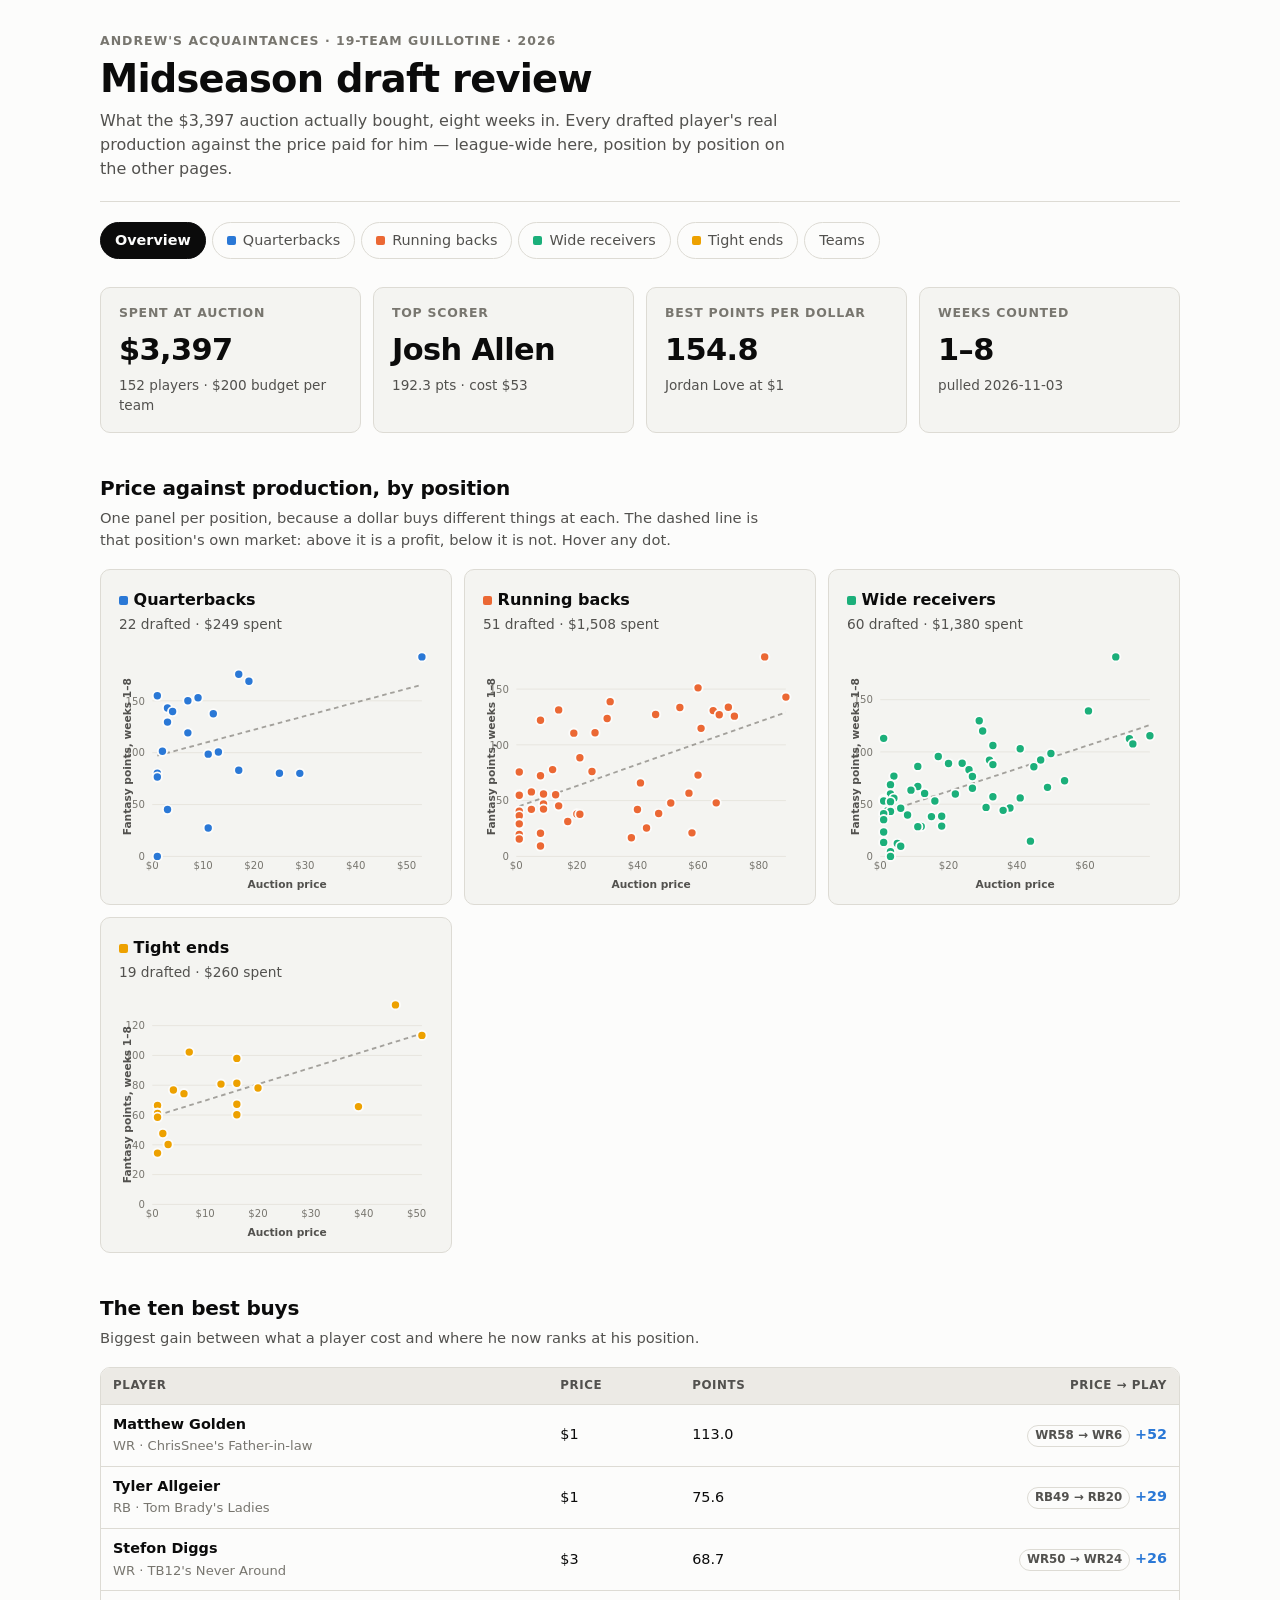
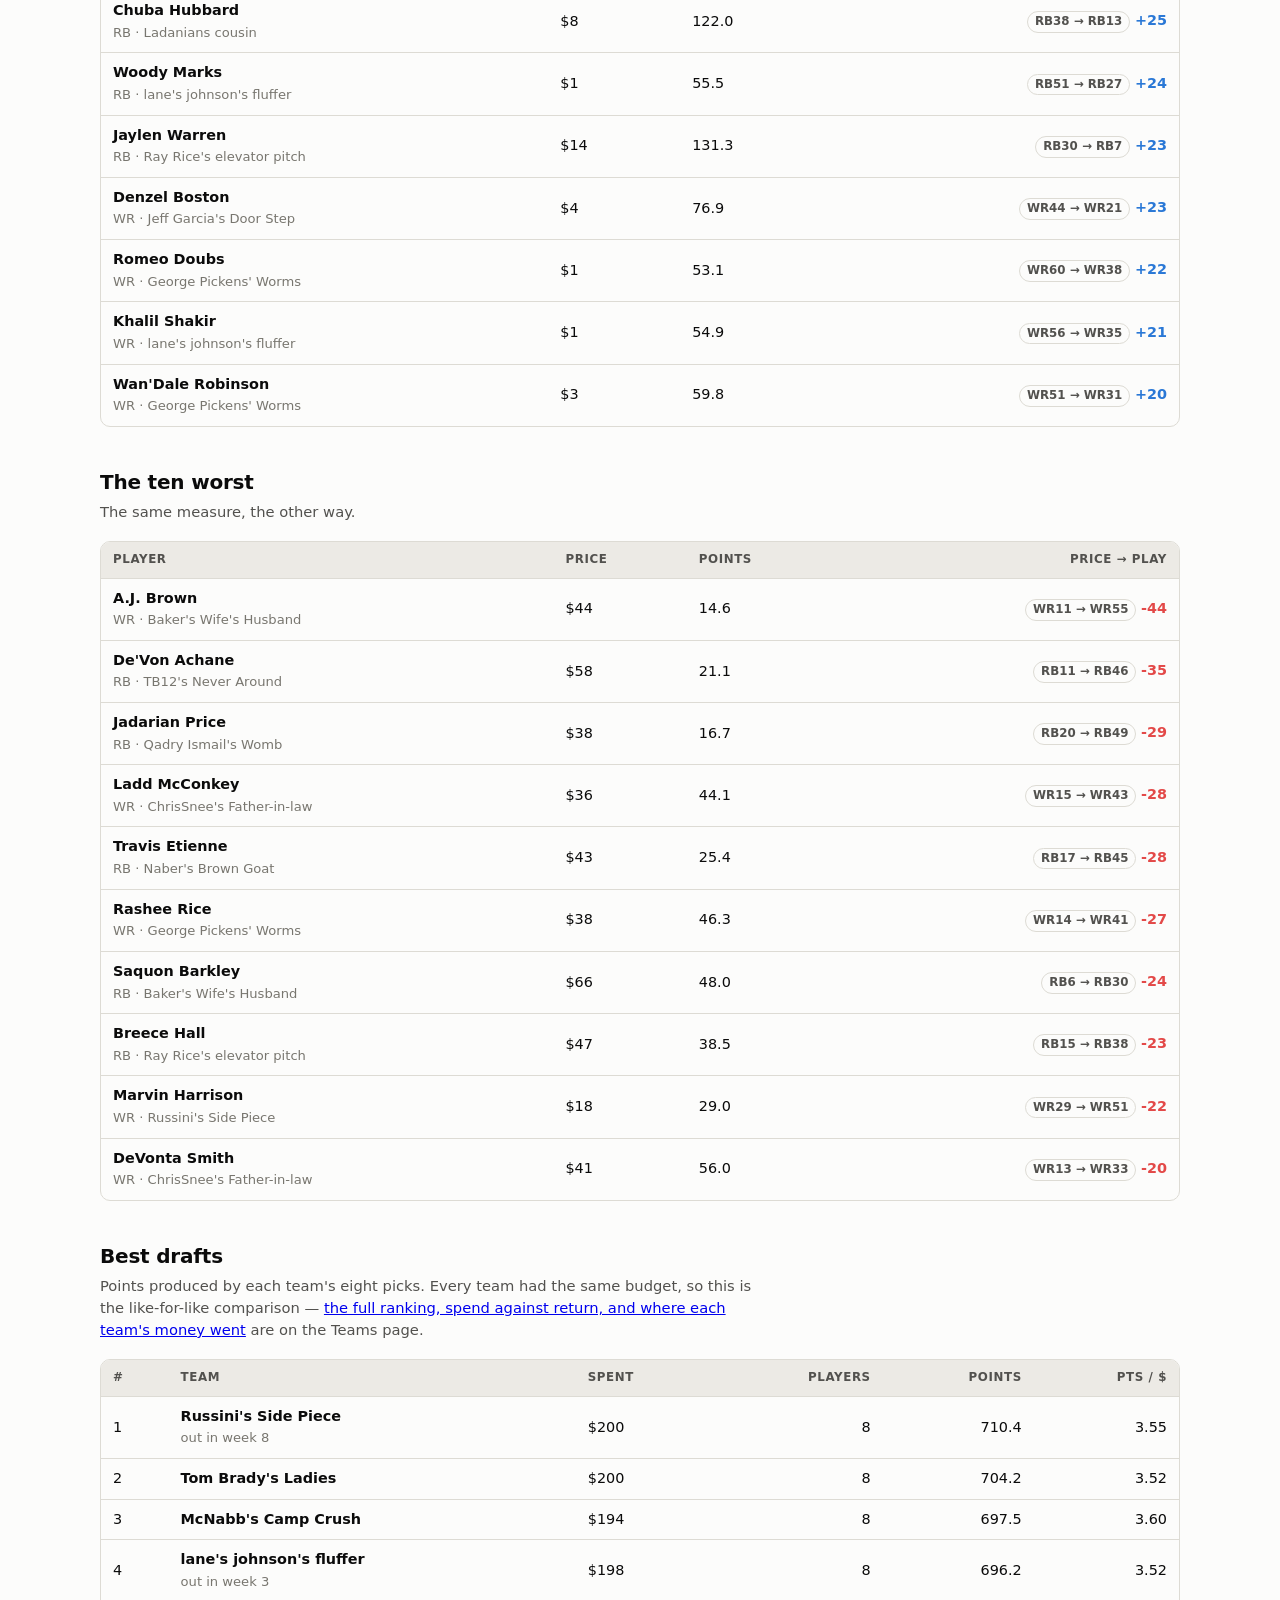
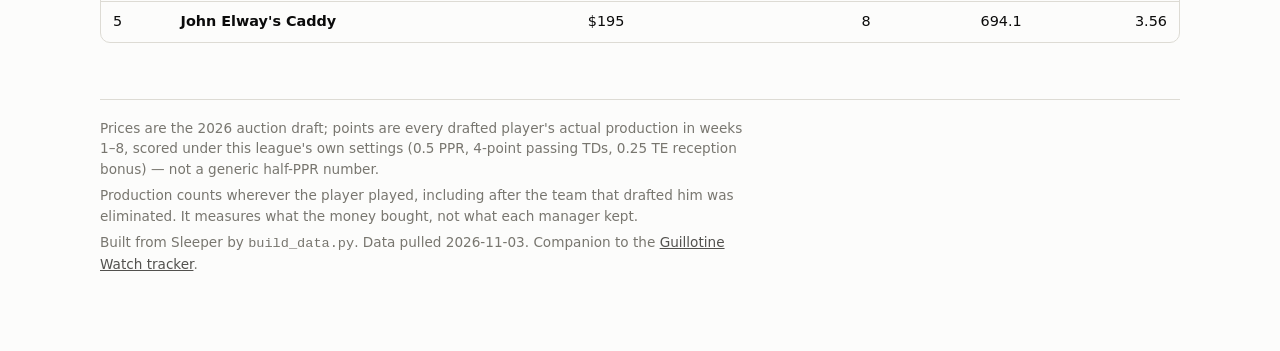
<file: index.html>
<!doctype html>
<html lang="en">
<head>
<meta charset="utf-8">
<meta name="viewport" content="width=device-width, initial-scale=1">
<title>Midseason draft review — Andrew's Acquaintances</title>
<meta name="description" content="What the 2026 auction actually bought, eight weeks in.">
<link rel="stylesheet" href="assets/style.css">
</head>
<body>
<div class="wrap"><div id="app"></div></div>
<div id="tip" role="status" aria-live="polite"></div>
<script src="data.js"></script>
<script src="assets/review.js"></script>
<script src="assets/pages.js"></script>
<script>renderOverview();</script>
</body>
</html>
</file>
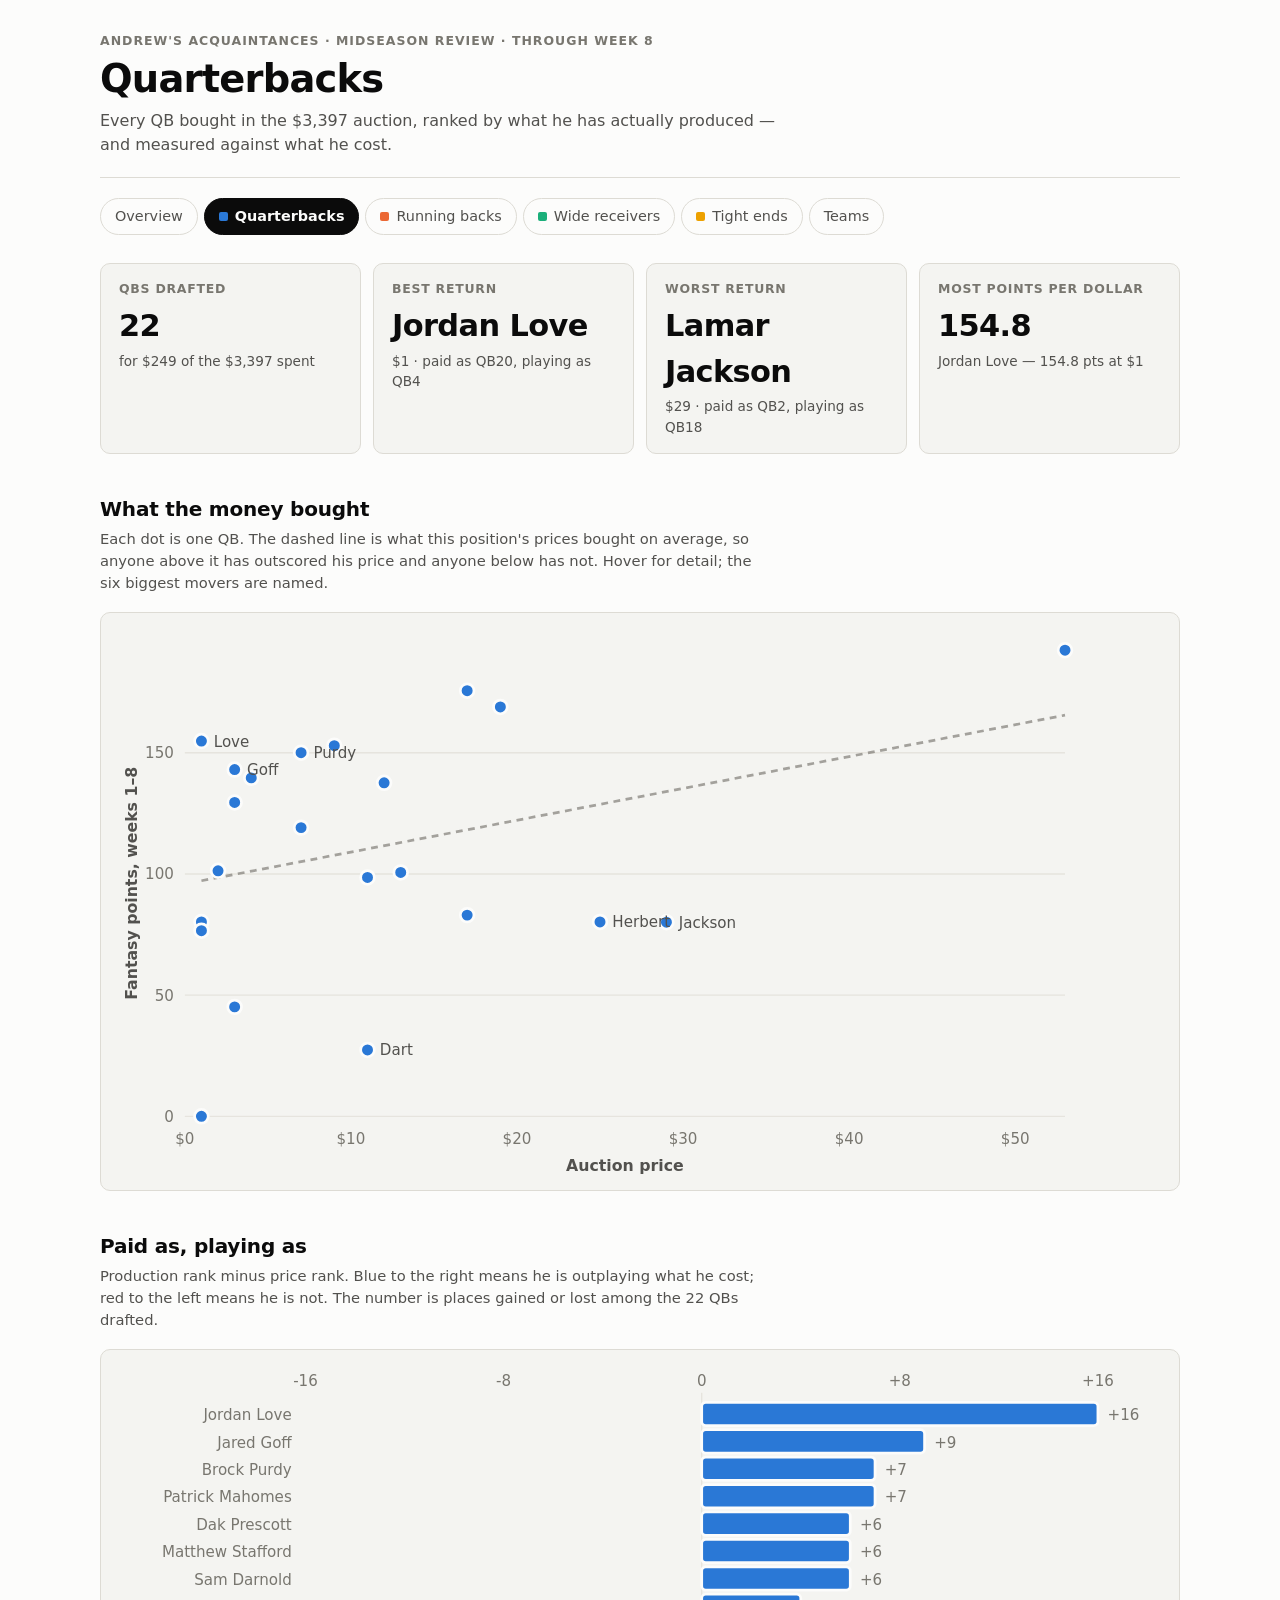
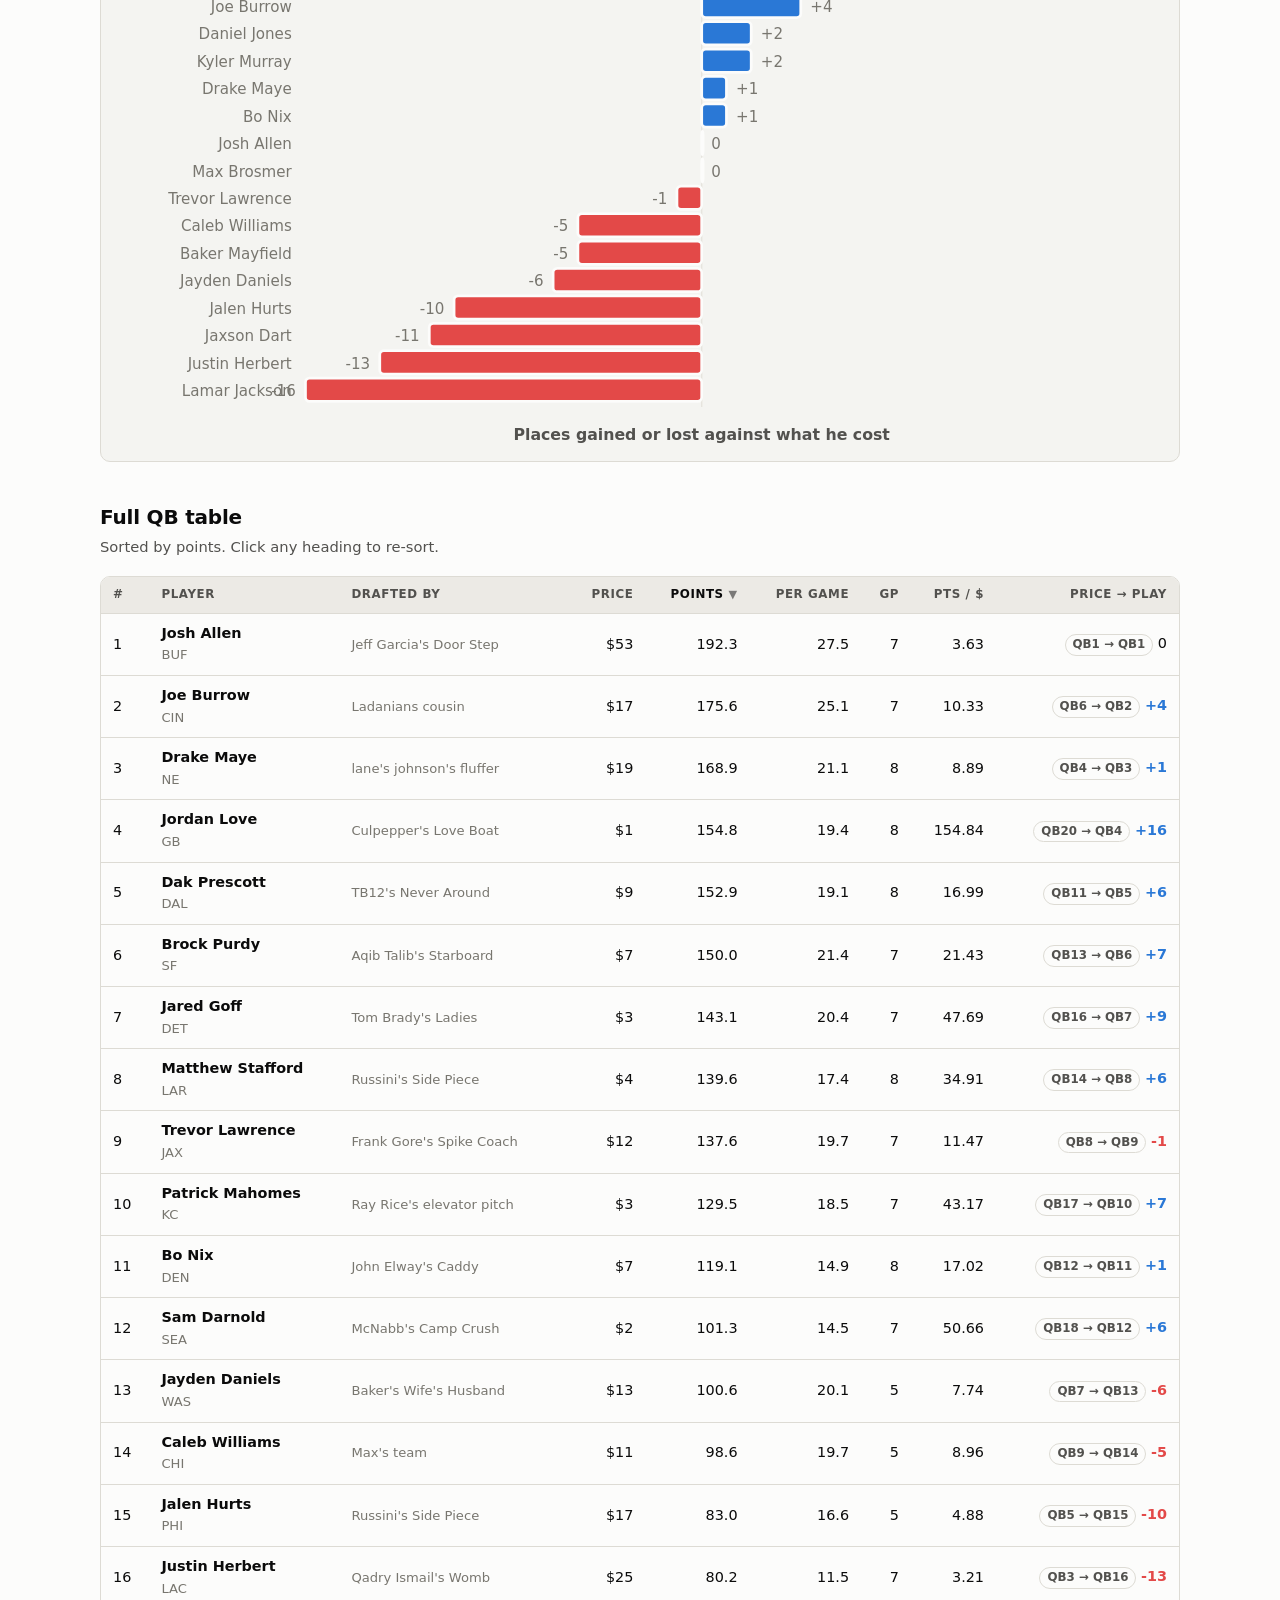
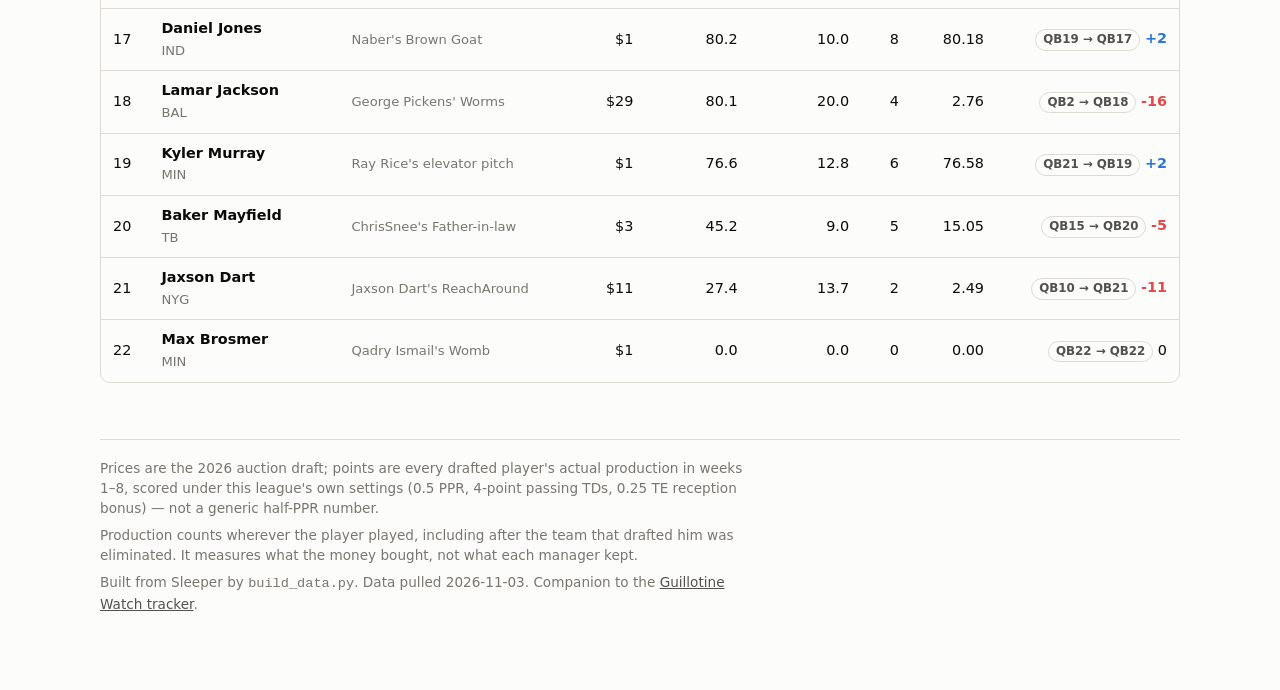
<file: qb.html>
<!doctype html>
<html lang="en">
<head>
<meta charset="utf-8">
<meta name="viewport" content="width=device-width, initial-scale=1">
<title>Quarterbacks — Midseason draft review</title>
<meta name="description" content="Quarterback draft value, ranked.">
<link rel="stylesheet" href="assets/style.css">
</head>
<body>
<div class="wrap"><div id="app"></div></div>
<div id="tip" role="status" aria-live="polite"></div>
<script src="data.js"></script>
<script src="assets/review.js"></script>
<script src="assets/pages.js"></script>
<script>renderPosition('QB');</script>
</body>
</html>
</file>
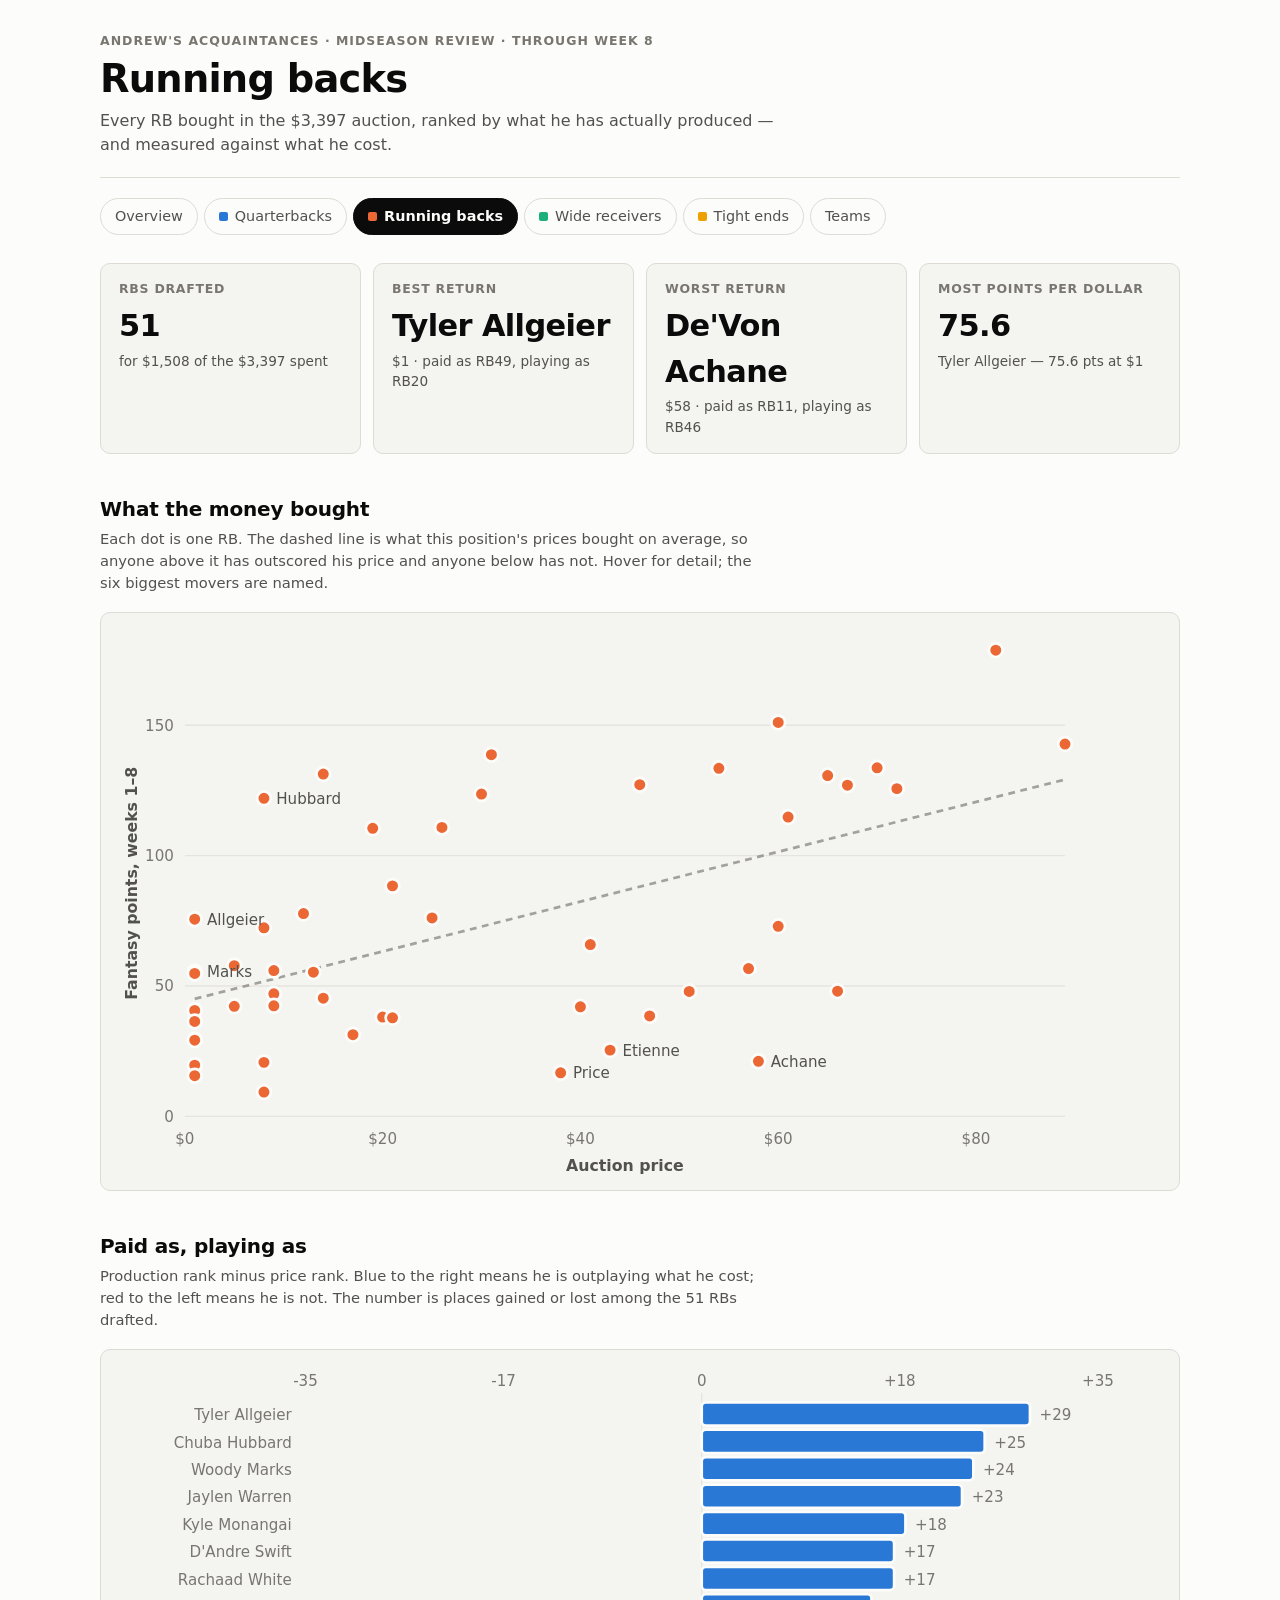
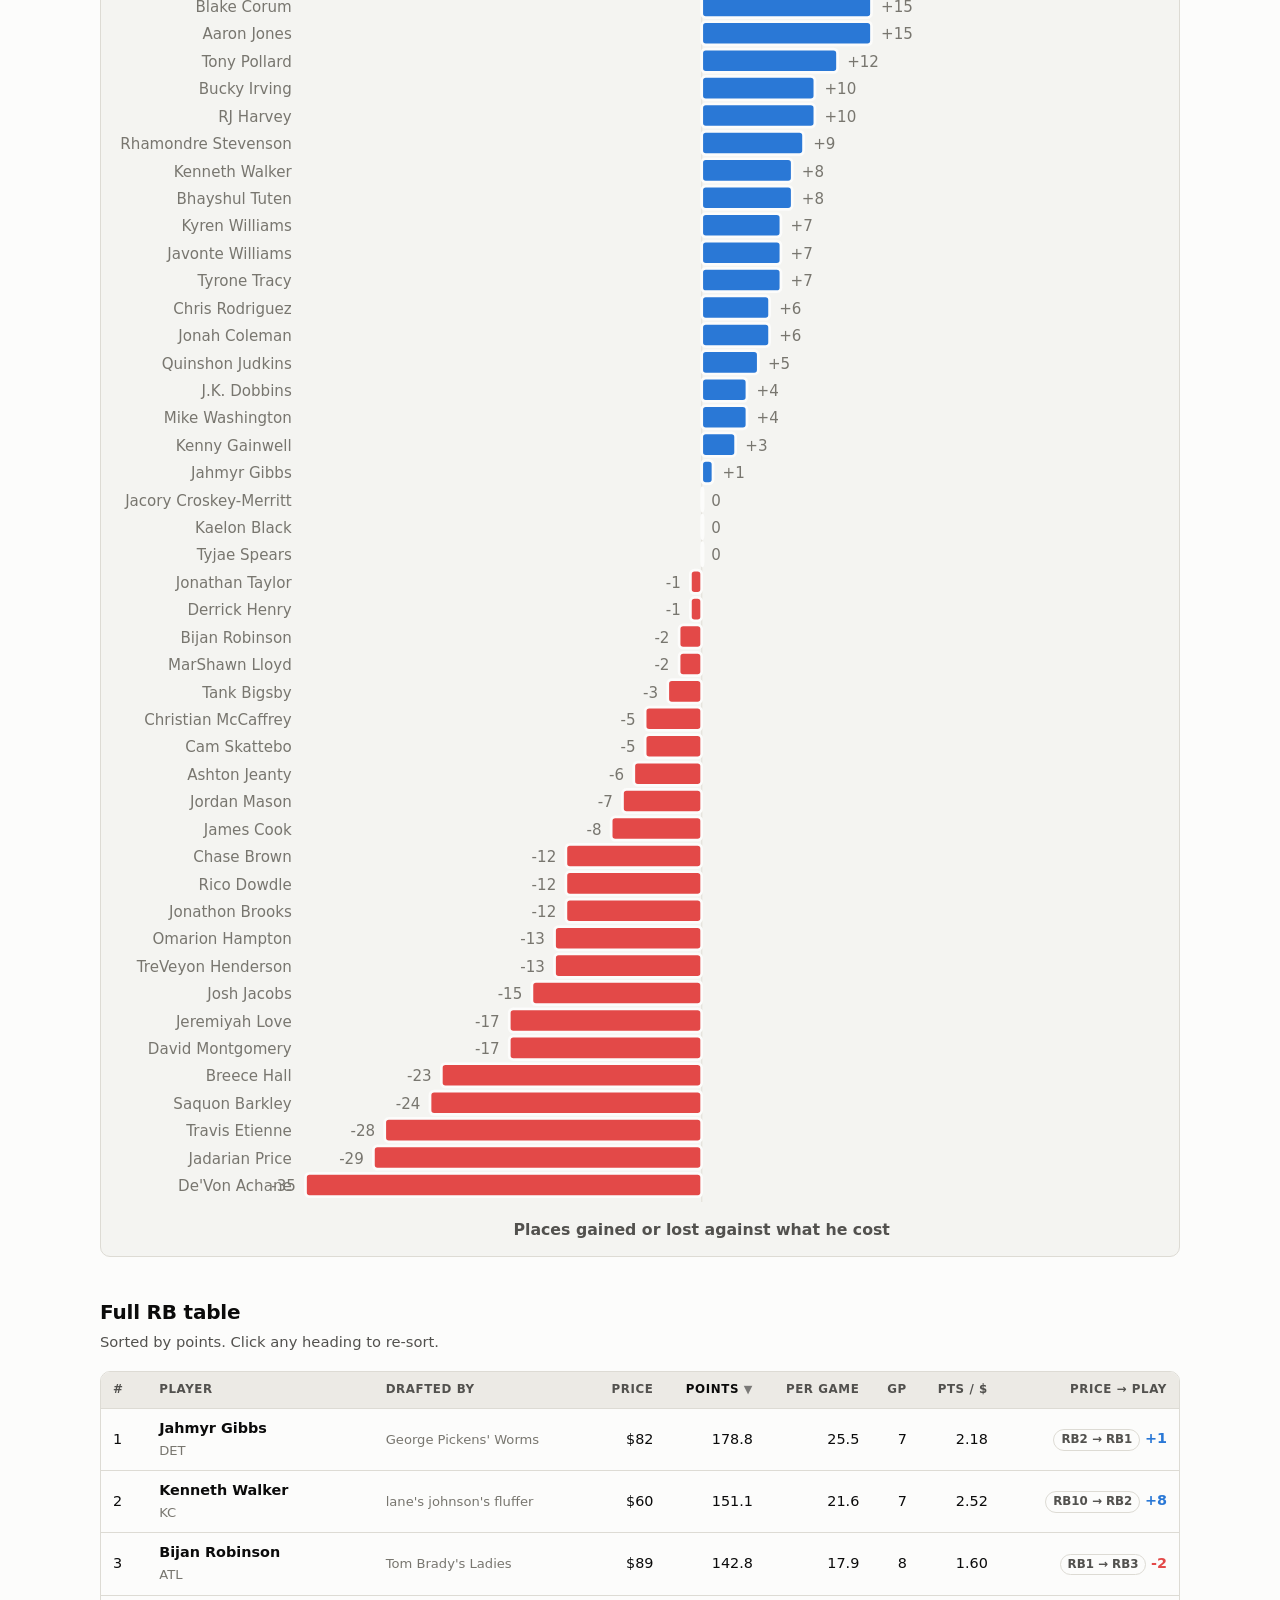
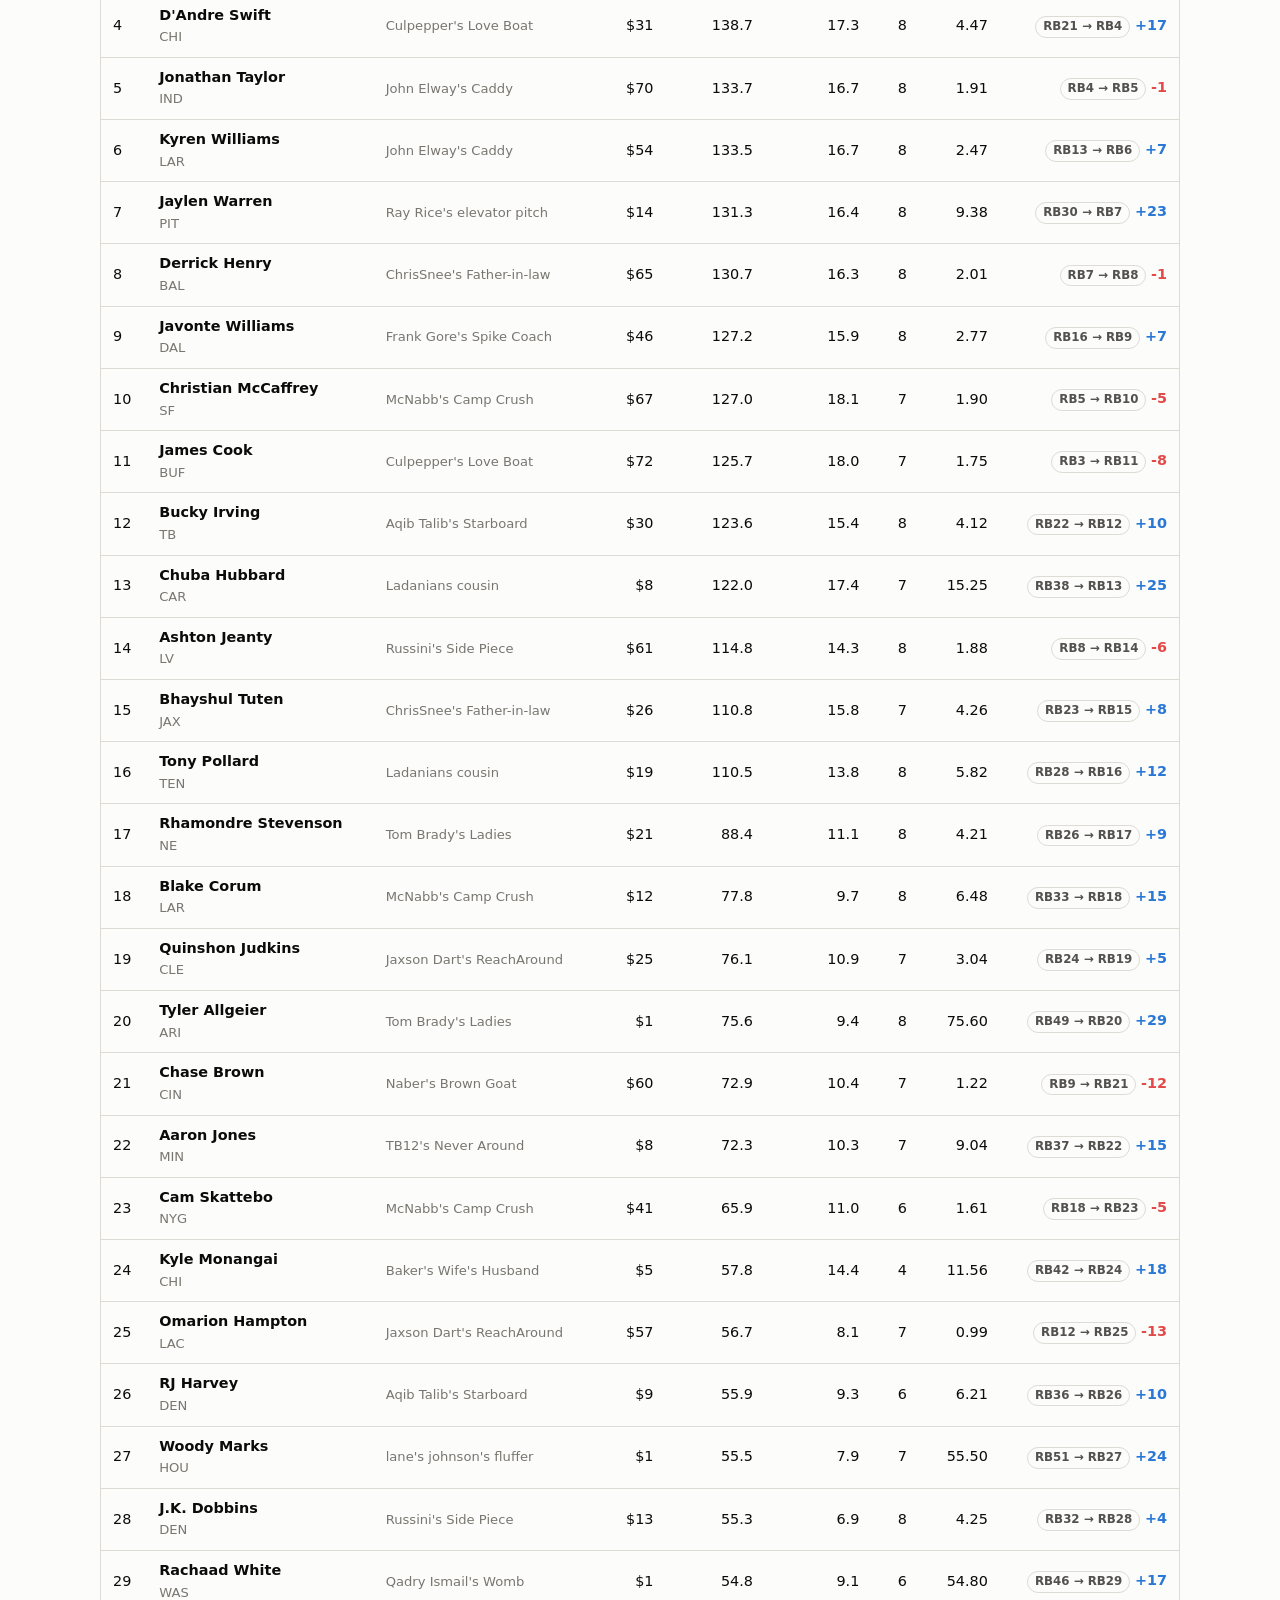
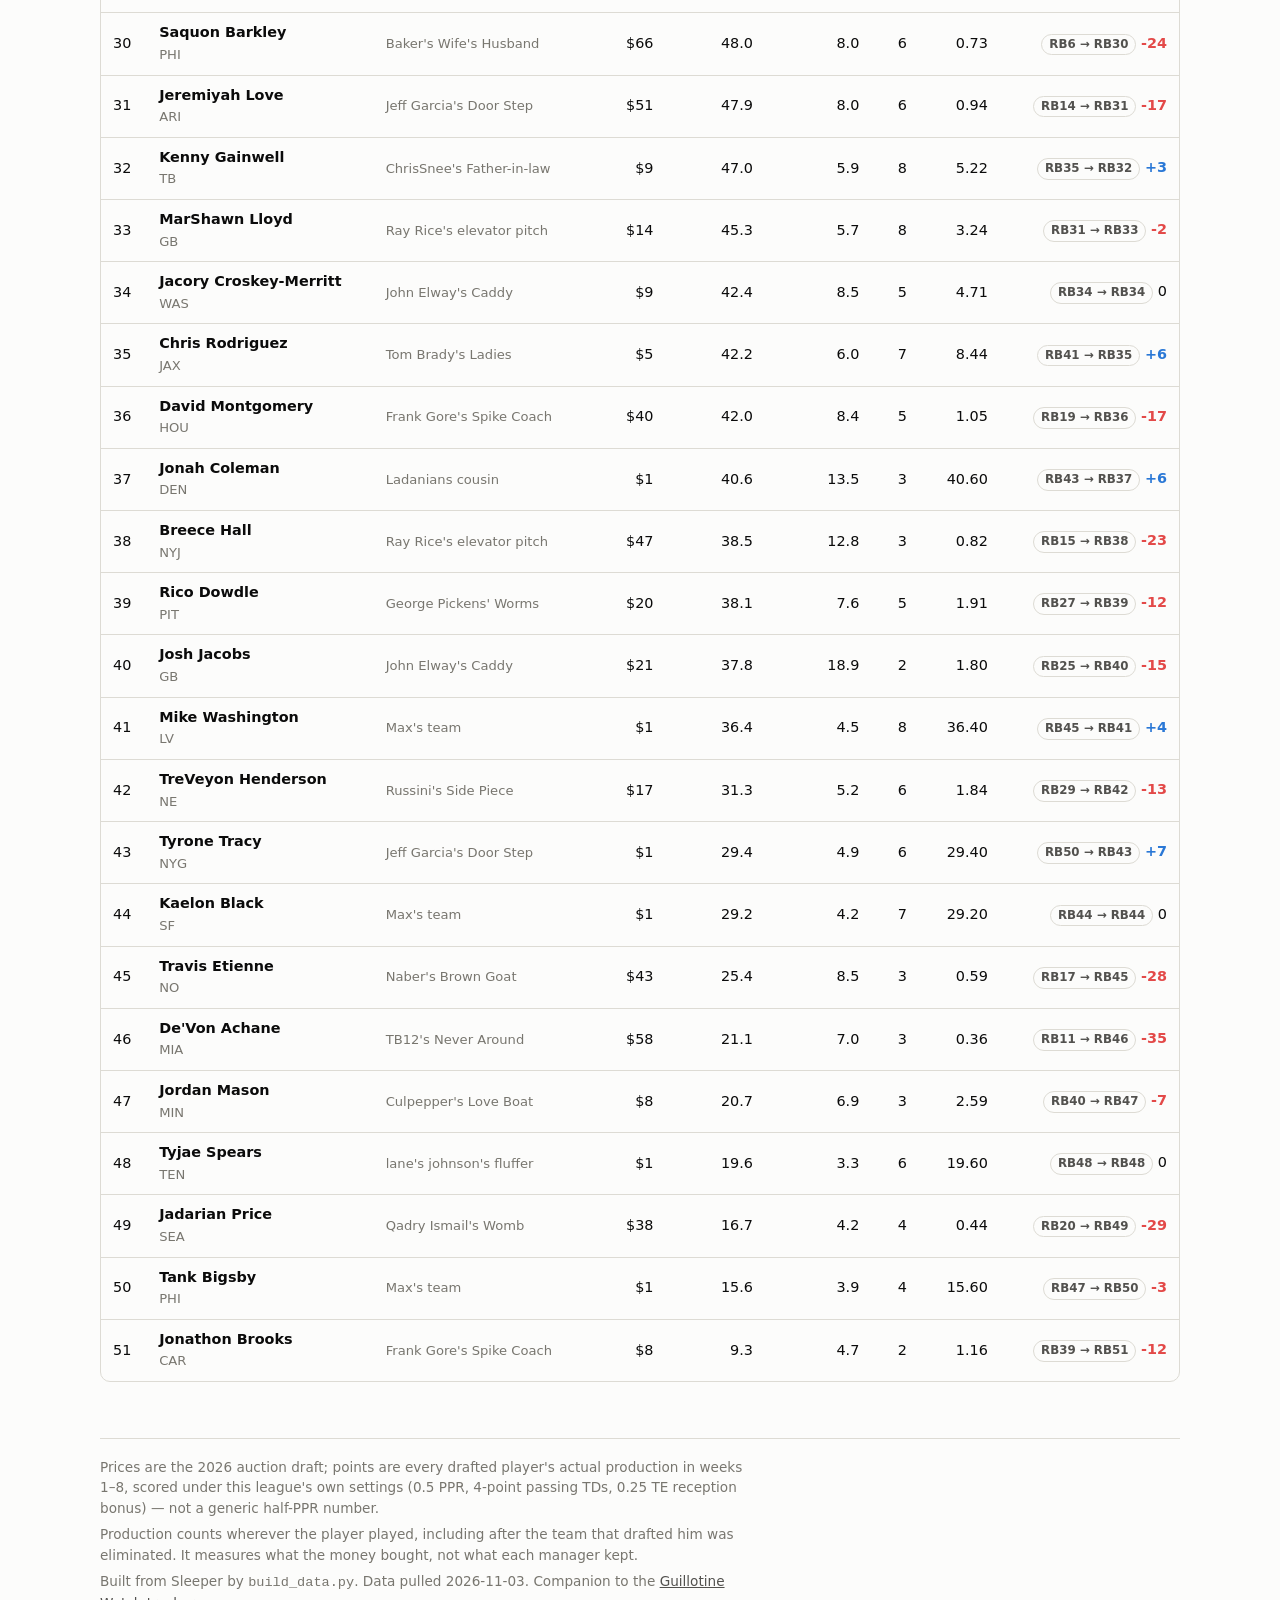
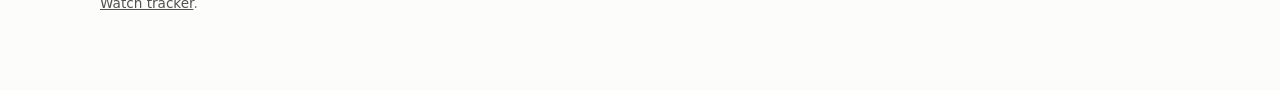
<file: rb.html>
<!doctype html>
<html lang="en">
<head>
<meta charset="utf-8">
<meta name="viewport" content="width=device-width, initial-scale=1">
<title>Running backs — Midseason draft review</title>
<meta name="description" content="Running back draft value, ranked.">
<link rel="stylesheet" href="assets/style.css">
</head>
<body>
<div class="wrap"><div id="app"></div></div>
<div id="tip" role="status" aria-live="polite"></div>
<script src="data.js"></script>
<script src="assets/review.js"></script>
<script src="assets/pages.js"></script>
<script>renderPosition('RB');</script>
</body>
</html>
</file>
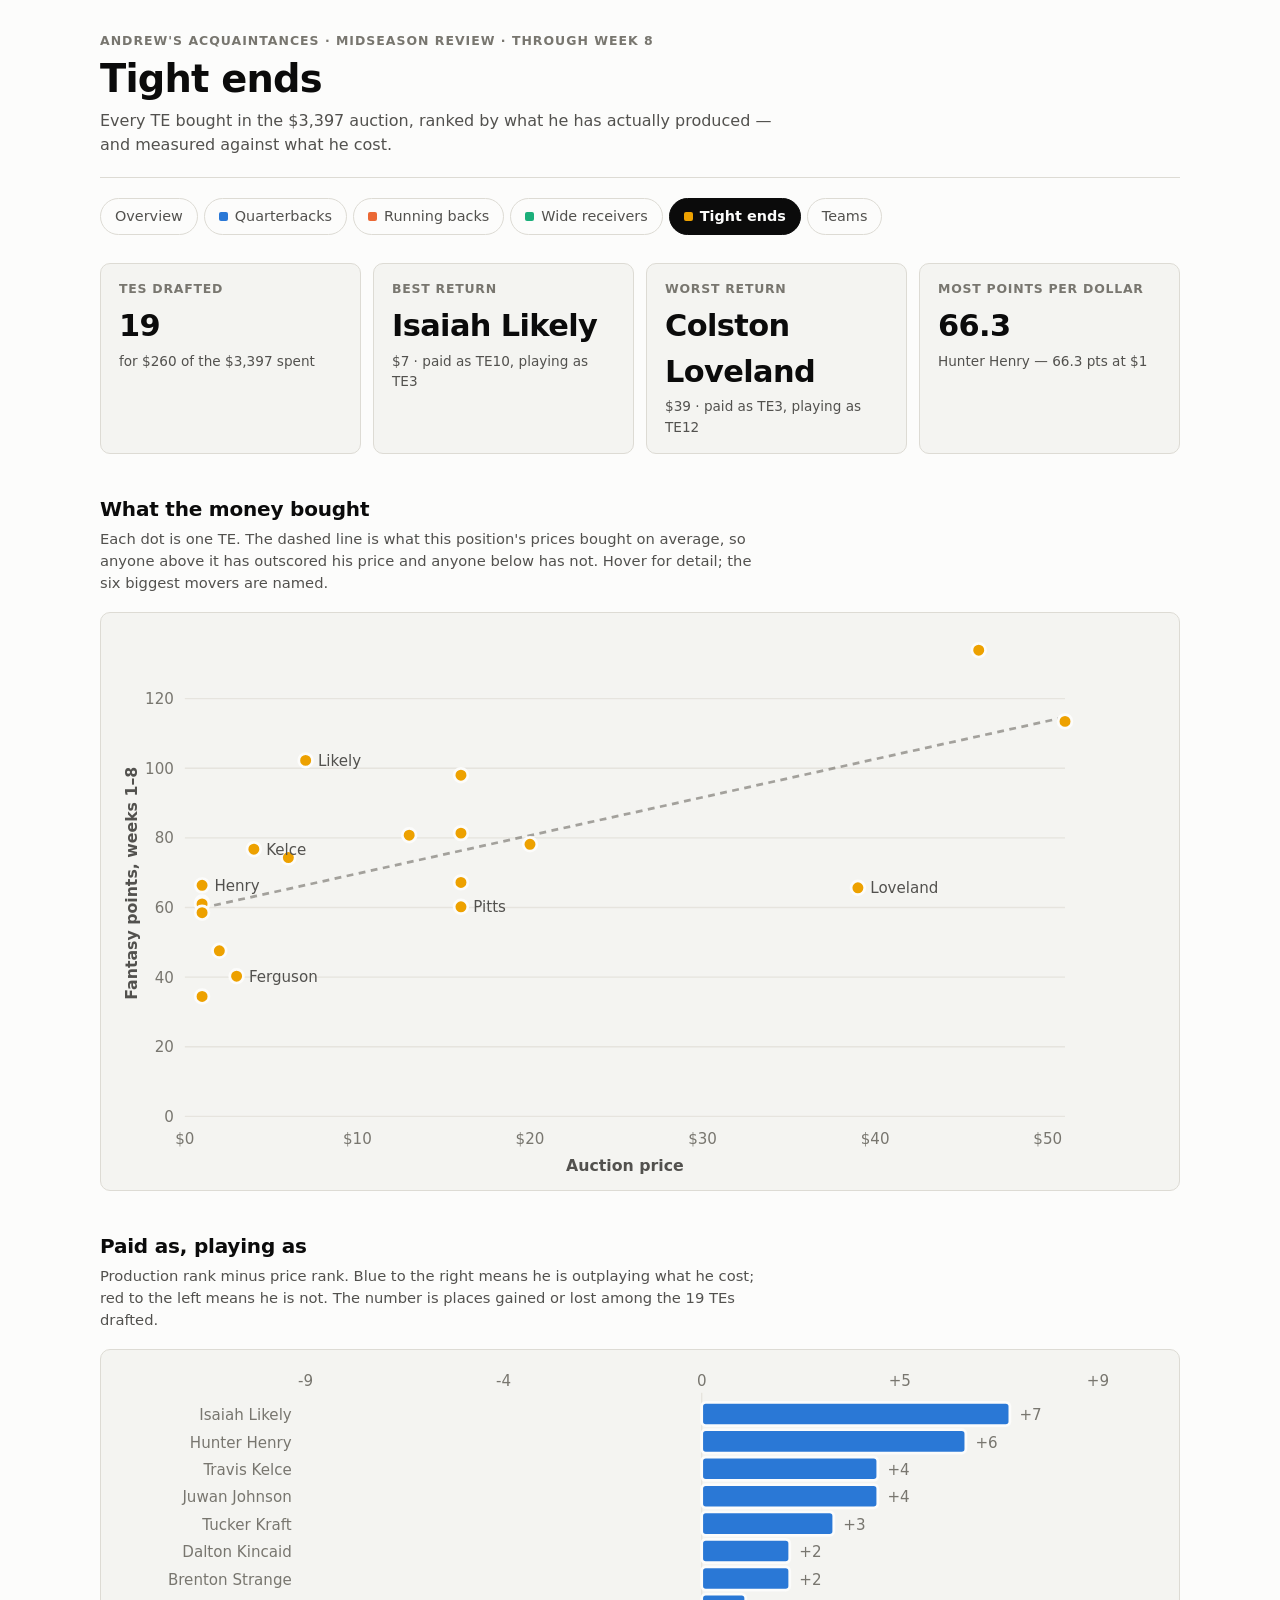
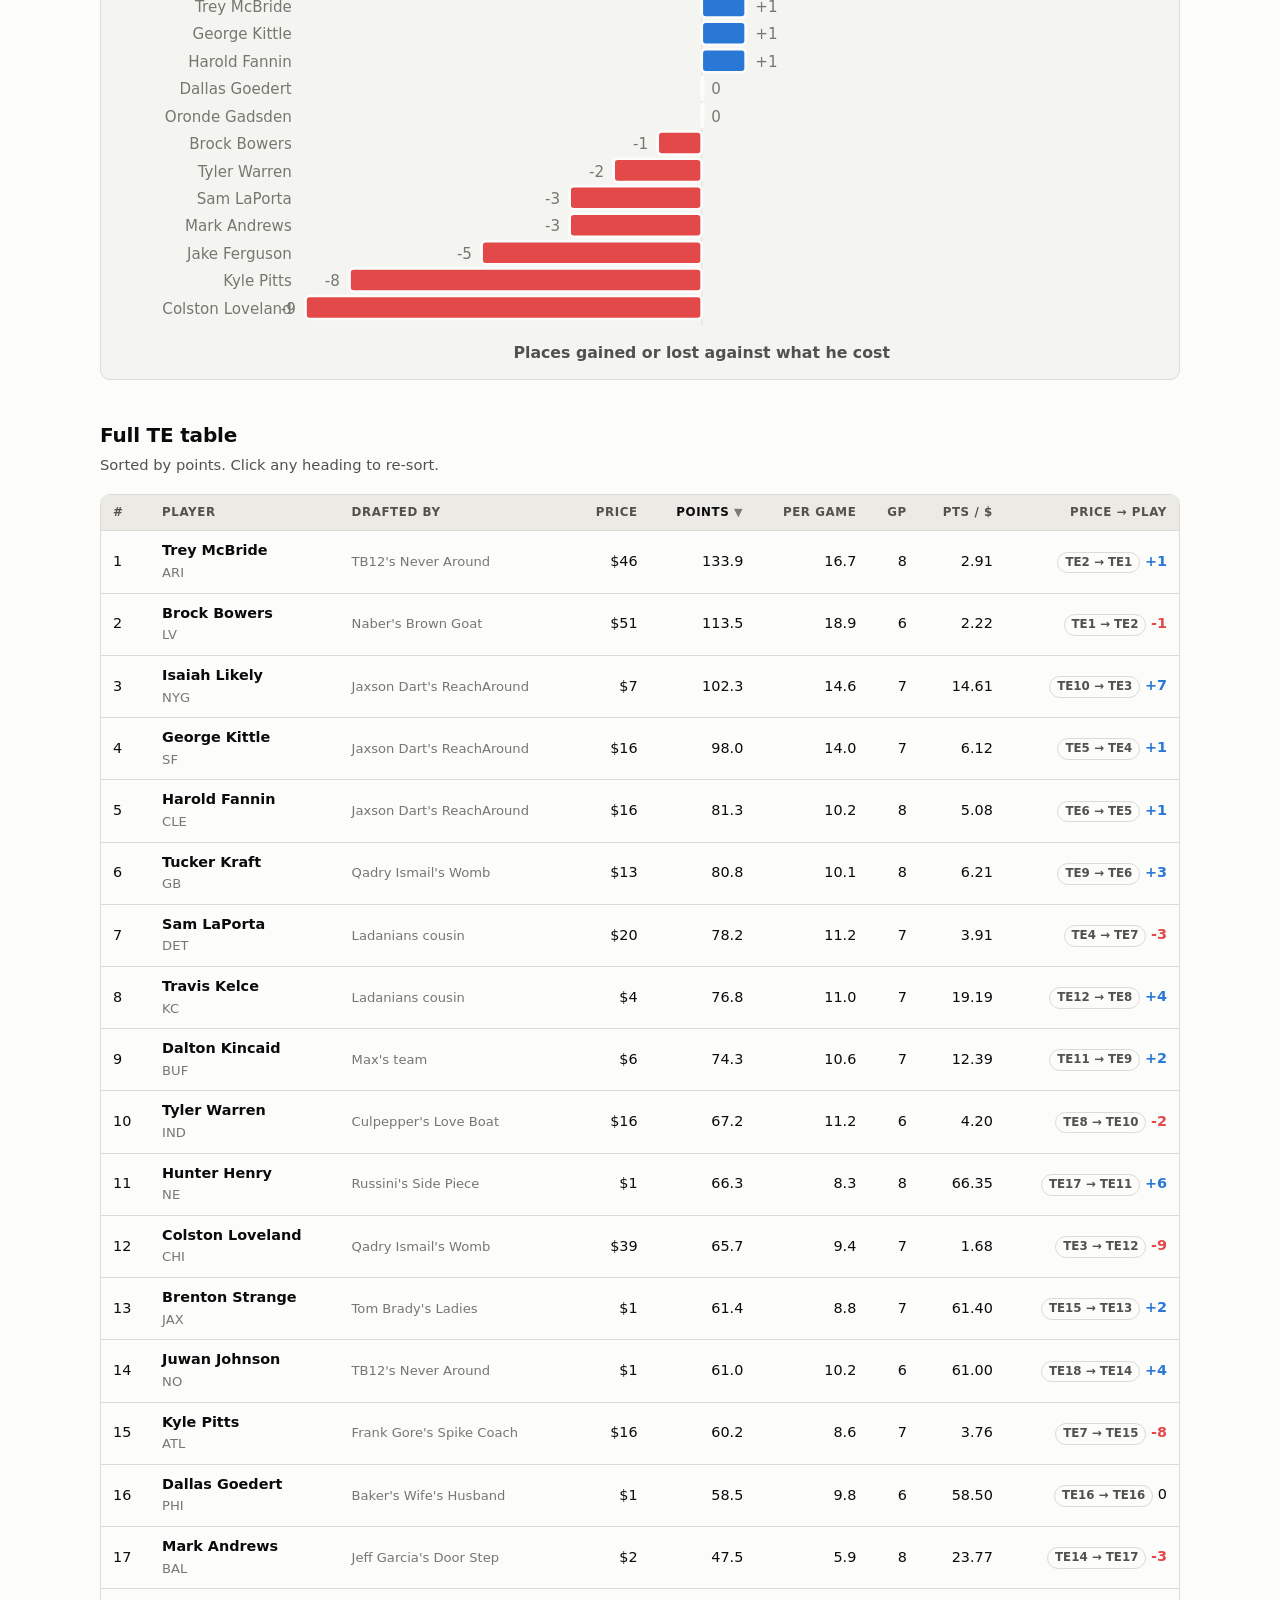
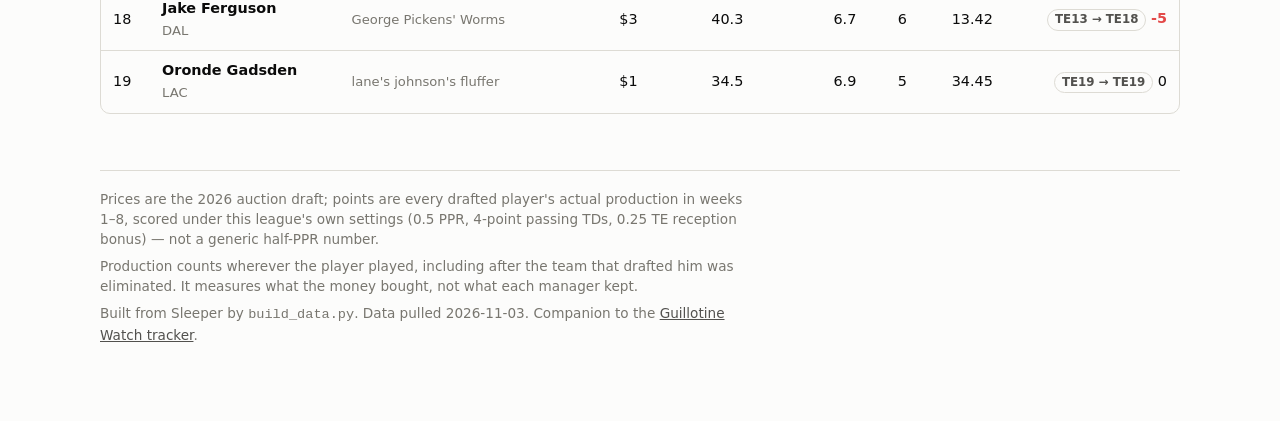
<file: te.html>
<!doctype html>
<html lang="en">
<head>
<meta charset="utf-8">
<meta name="viewport" content="width=device-width, initial-scale=1">
<title>Tight ends — Midseason draft review</title>
<meta name="description" content="Tight end draft value, ranked.">
<link rel="stylesheet" href="assets/style.css">
</head>
<body>
<div class="wrap"><div id="app"></div></div>
<div id="tip" role="status" aria-live="polite"></div>
<script src="data.js"></script>
<script src="assets/review.js"></script>
<script src="assets/pages.js"></script>
<script>renderPosition('TE');</script>
</body>
</html>
</file>
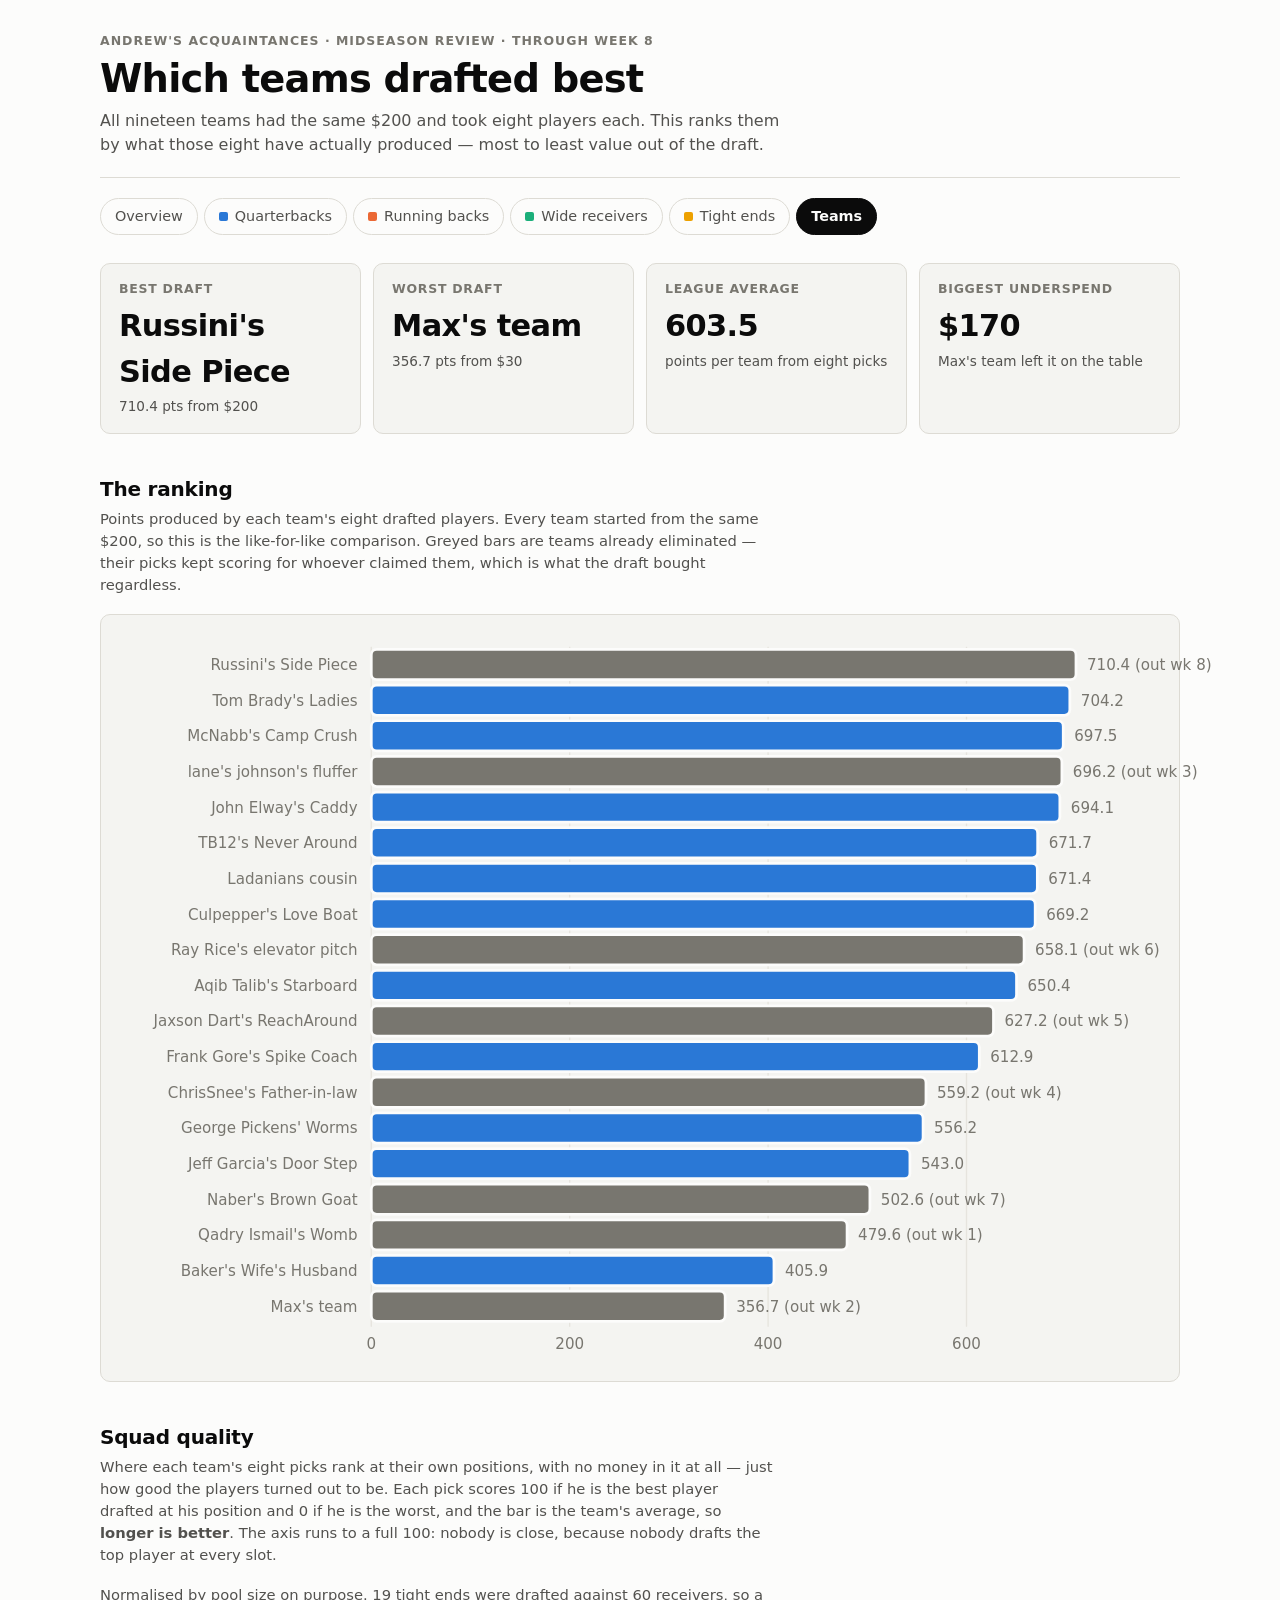
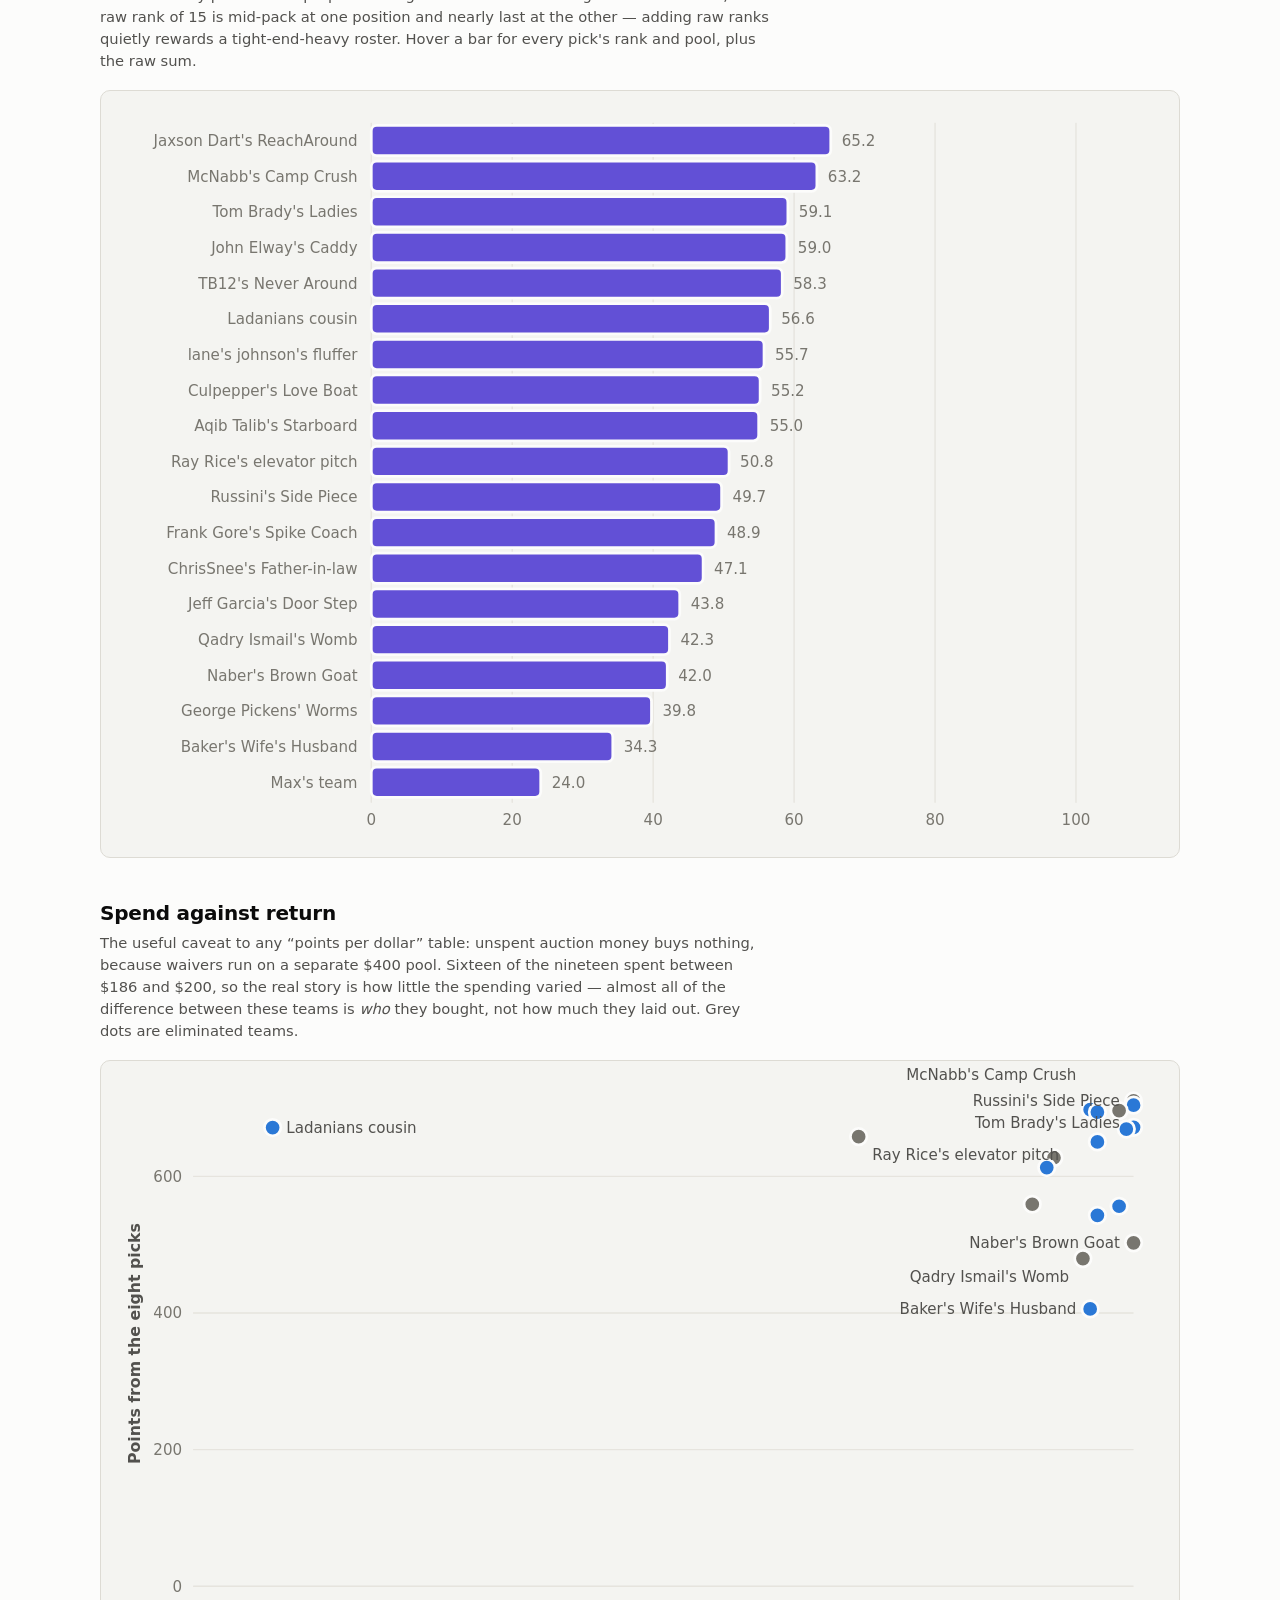
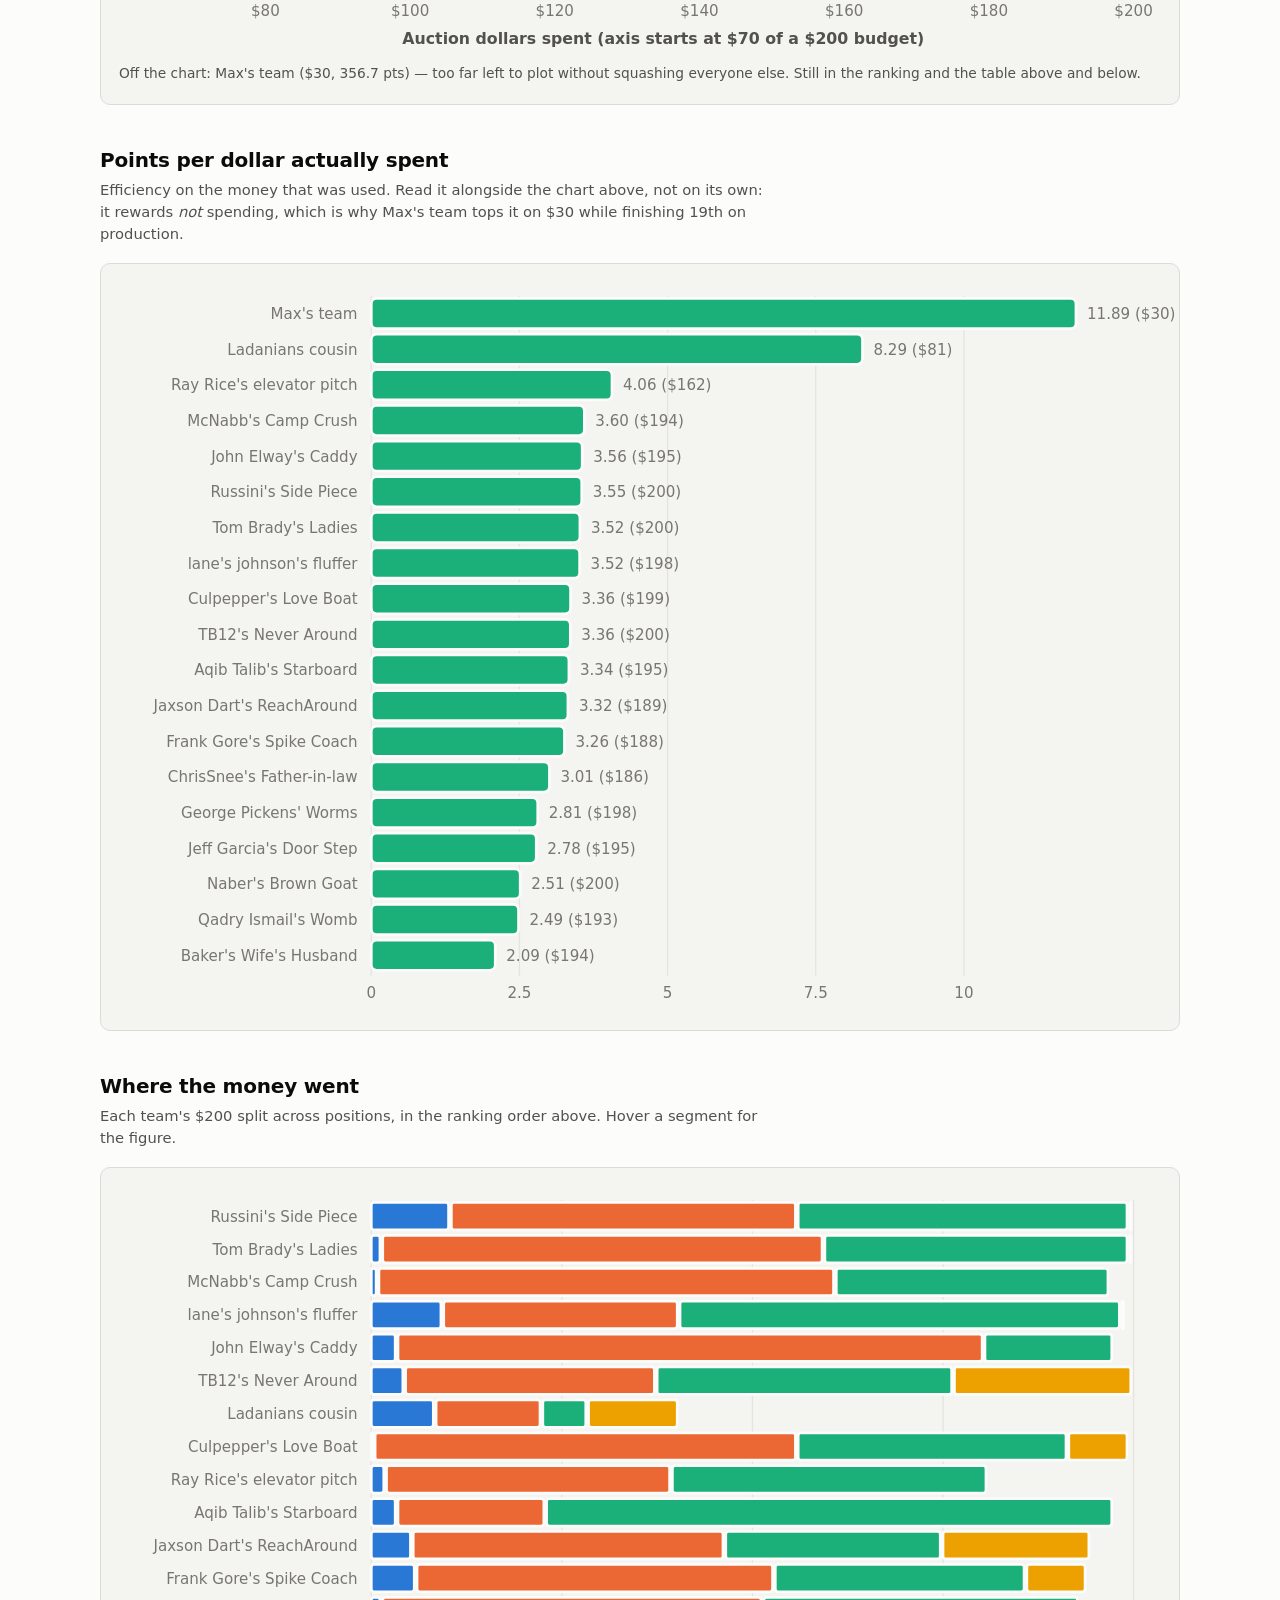
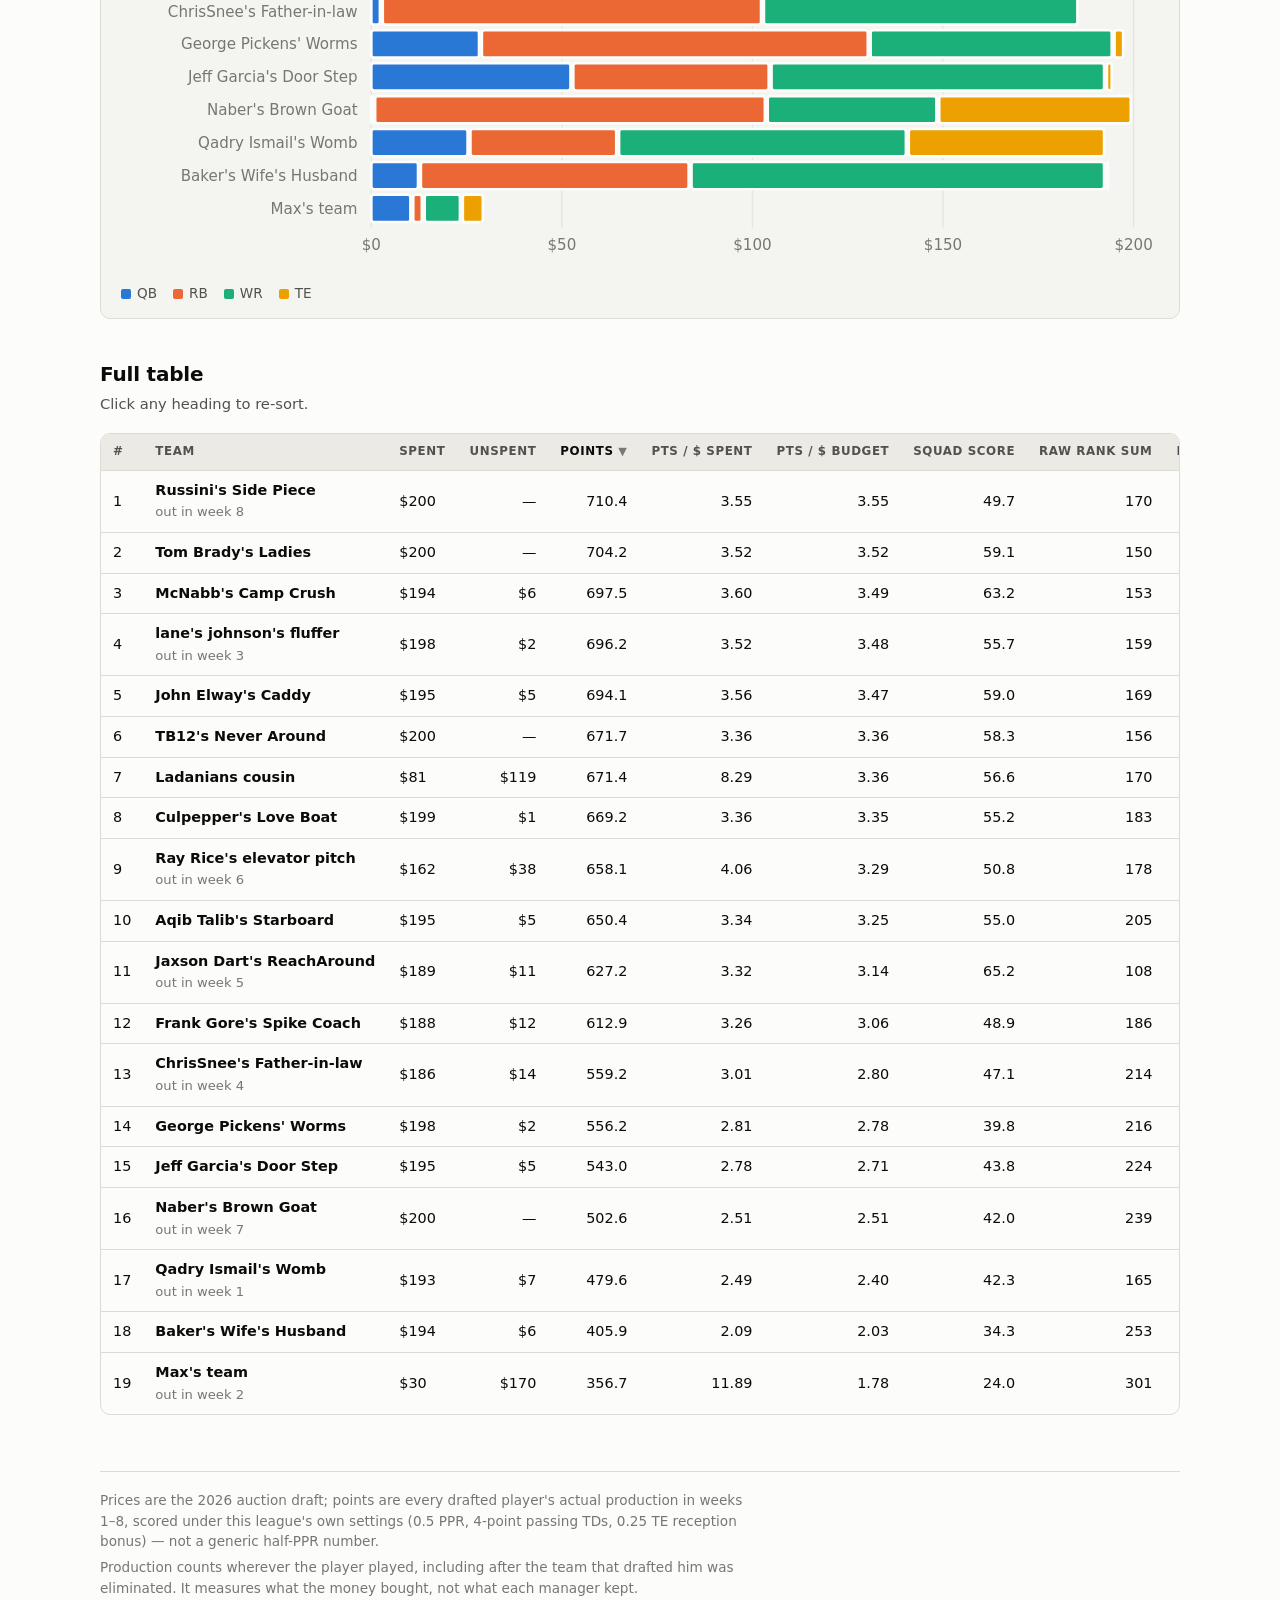
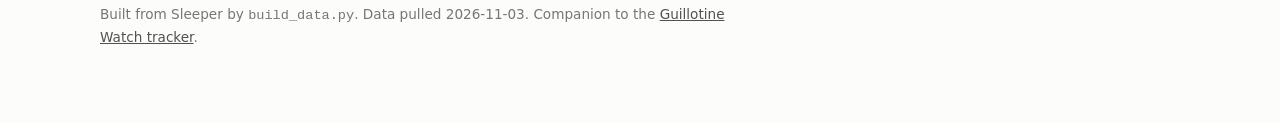
<file: teams.html>
<!doctype html>
<html lang="en">
<head>
<meta charset="utf-8">
<meta name="viewport" content="width=device-width, initial-scale=1">
<title>Team draft ranking — Midseason draft review</title>
<meta name="description" content="Which teams got the most value out of the auction.">
<link rel="stylesheet" href="assets/style.css">
</head>
<body>
<div class="wrap"><div id="app"></div></div>
<div id="tip" role="status" aria-live="polite"></div>
<script src="data.js"></script>
<script src="assets/review.js"></script>
<script src="assets/pages.js"></script>
<script src="assets/teams.js"></script>
<script>renderTeams();</script>
</body>
</html>
</file>
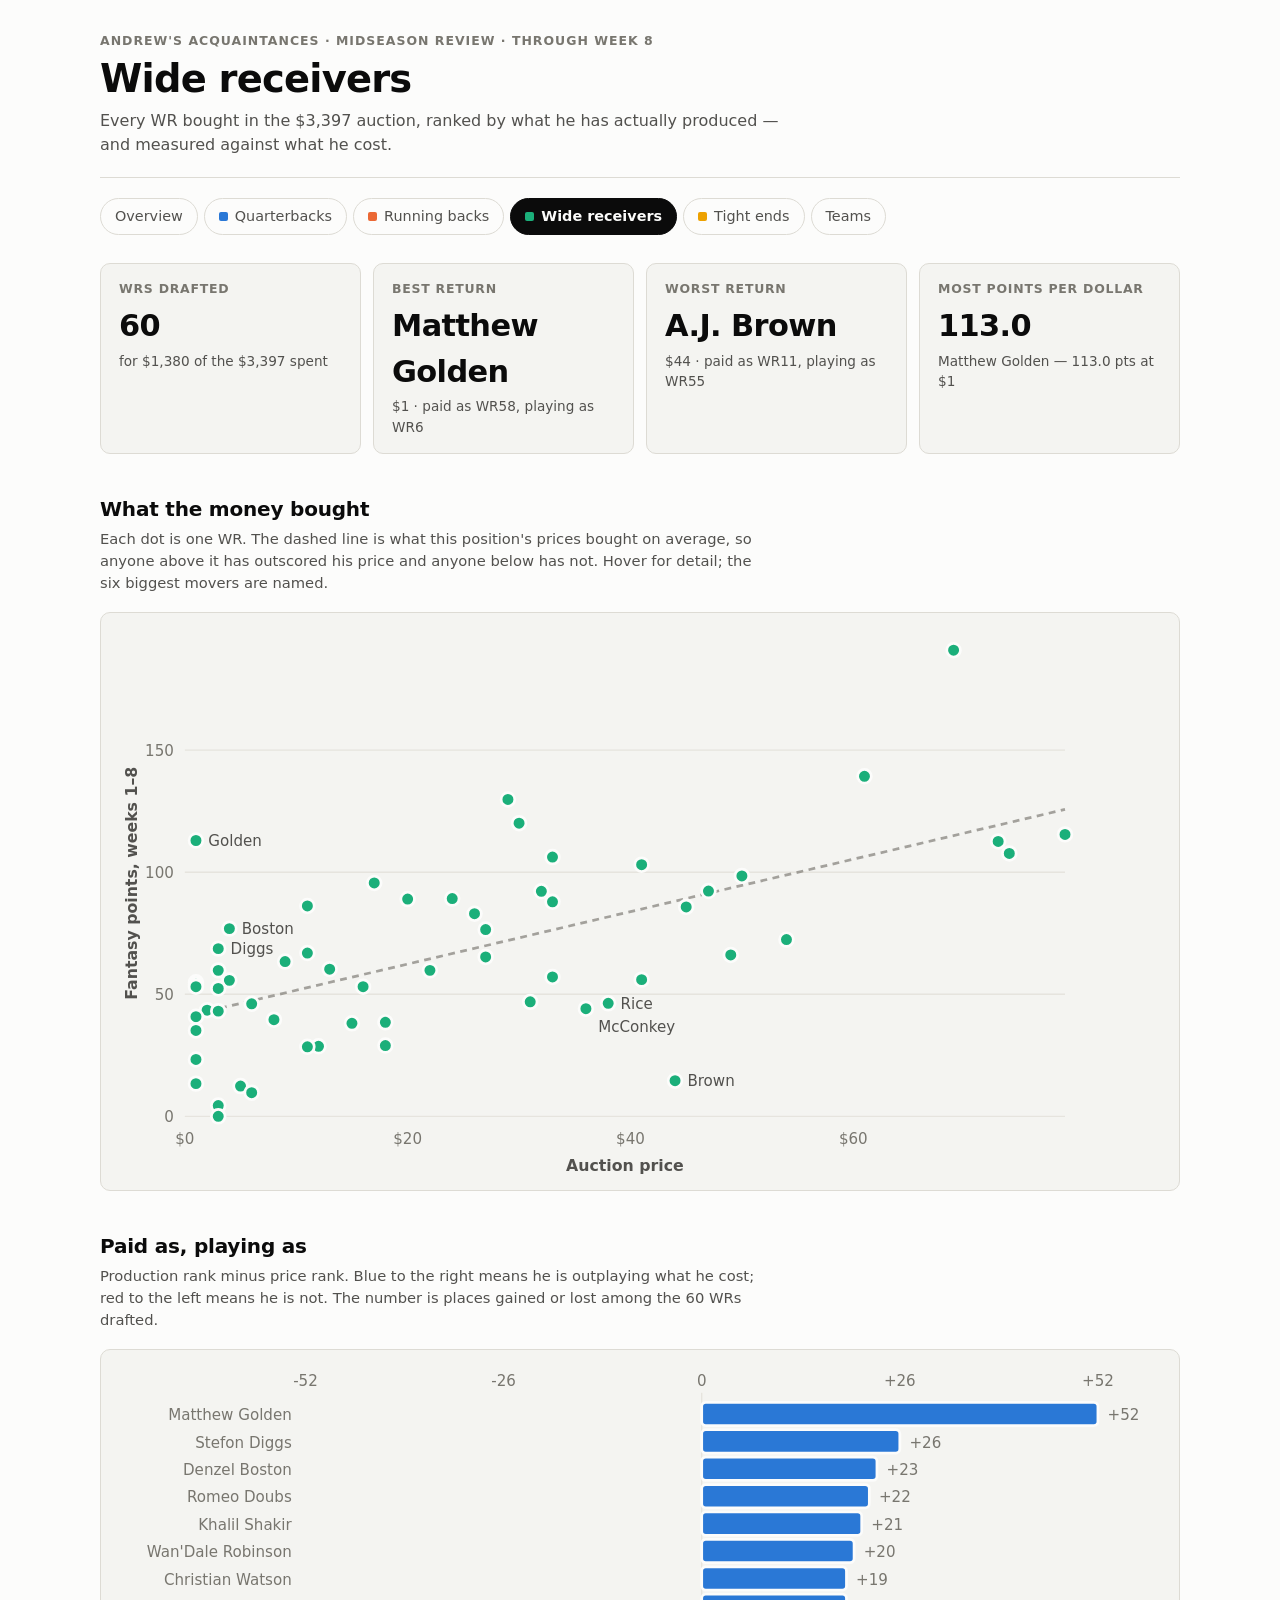
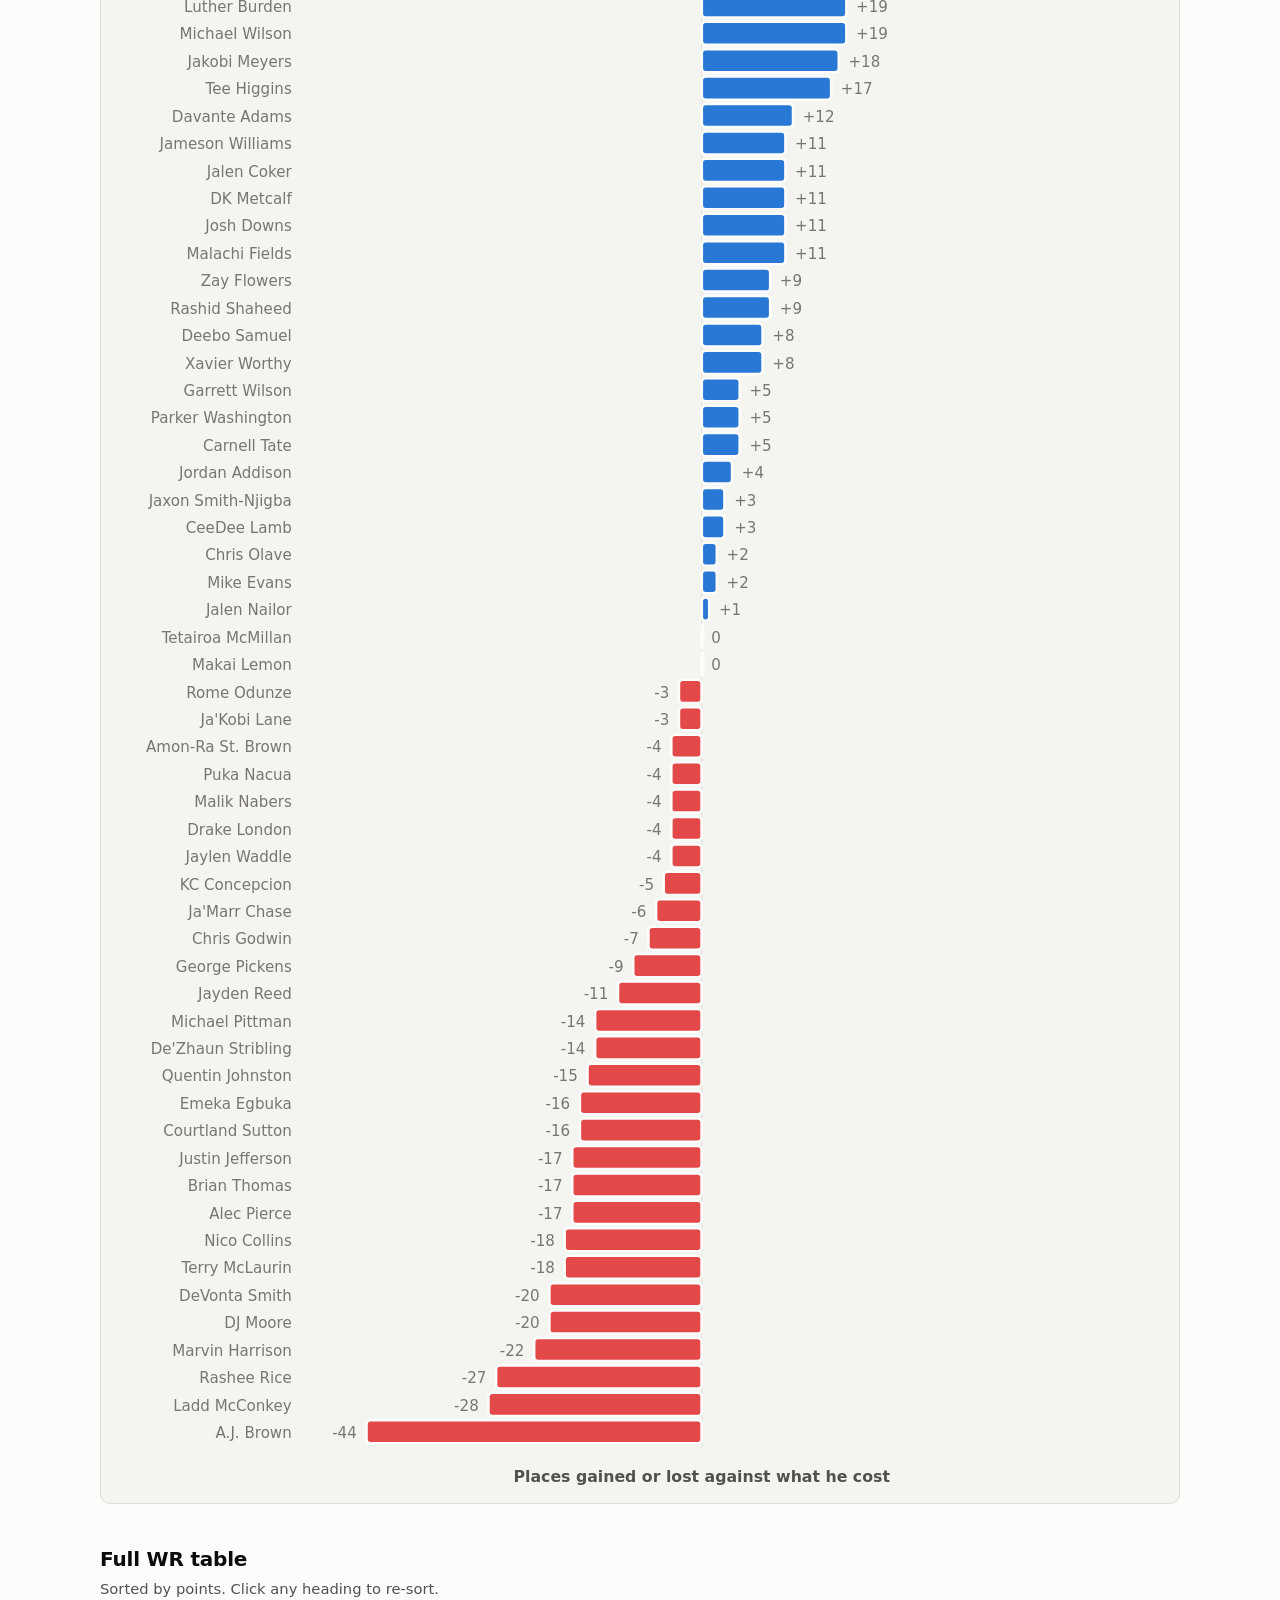
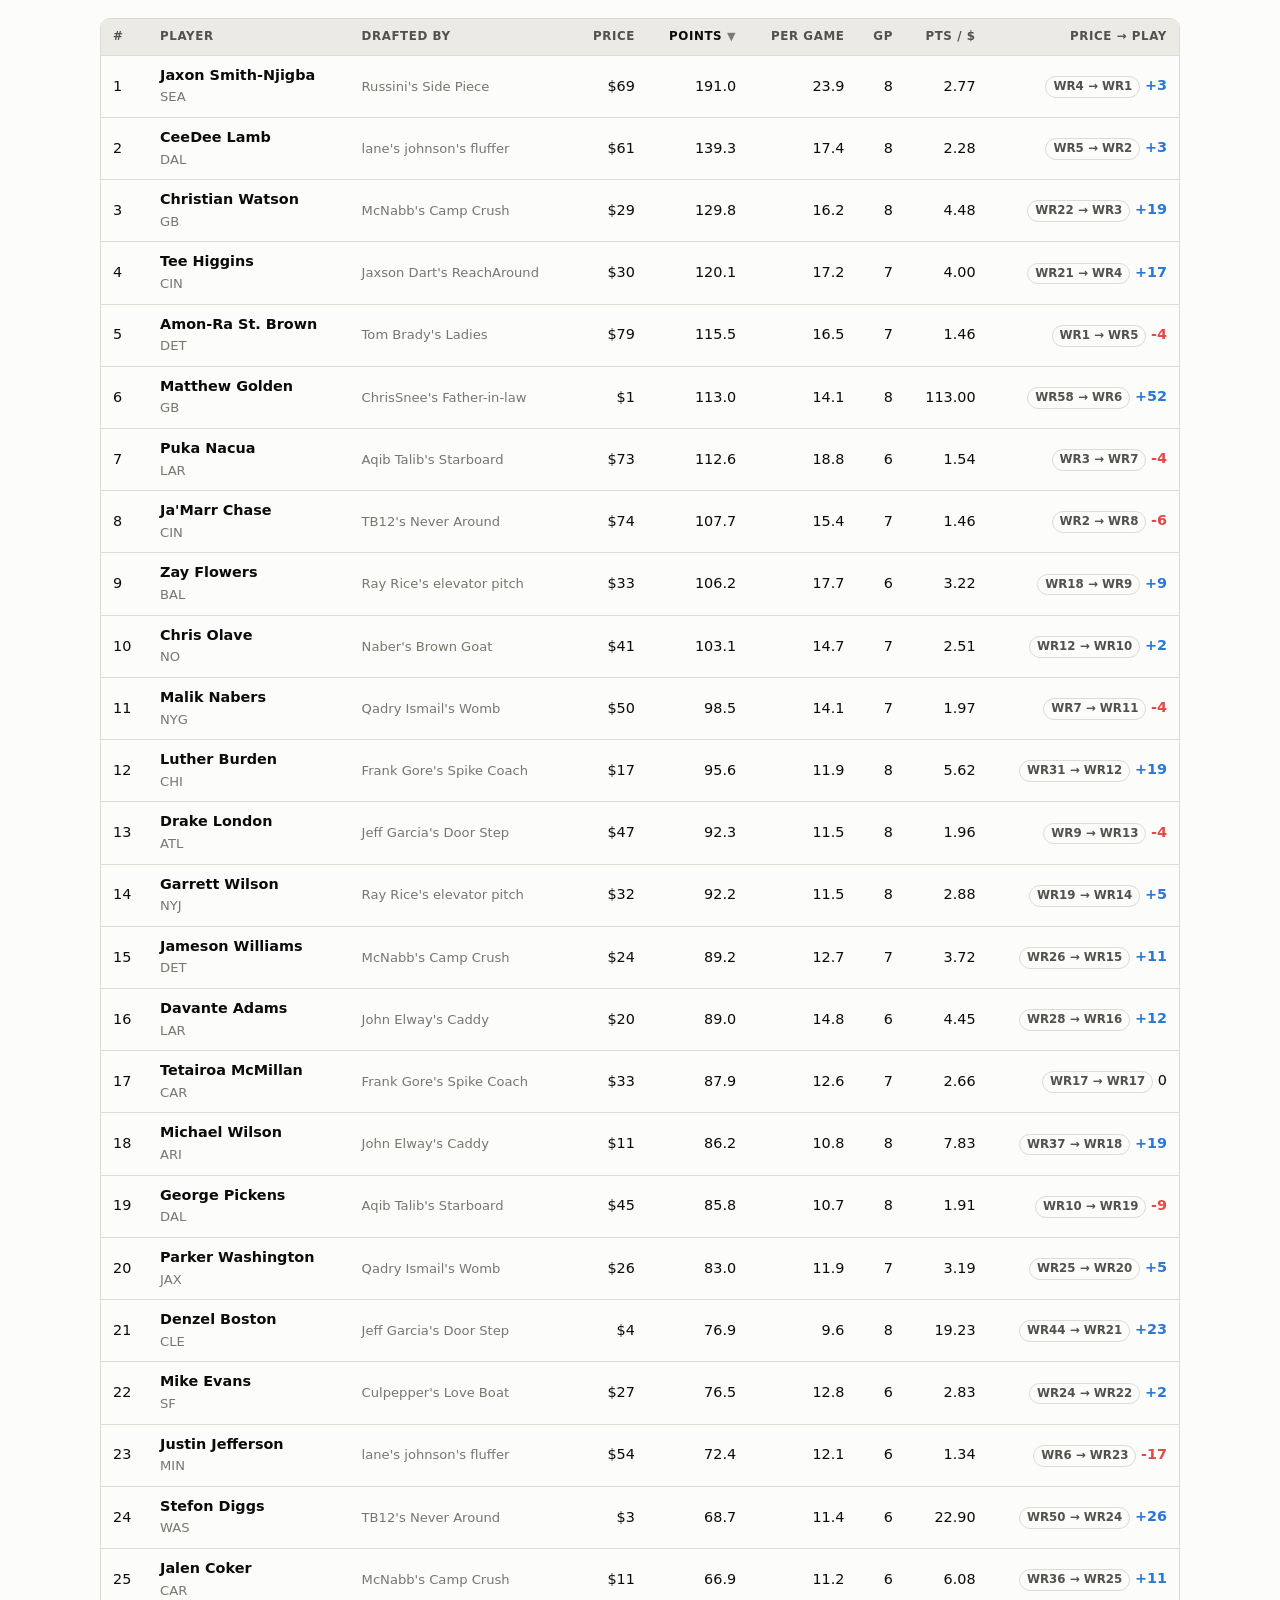
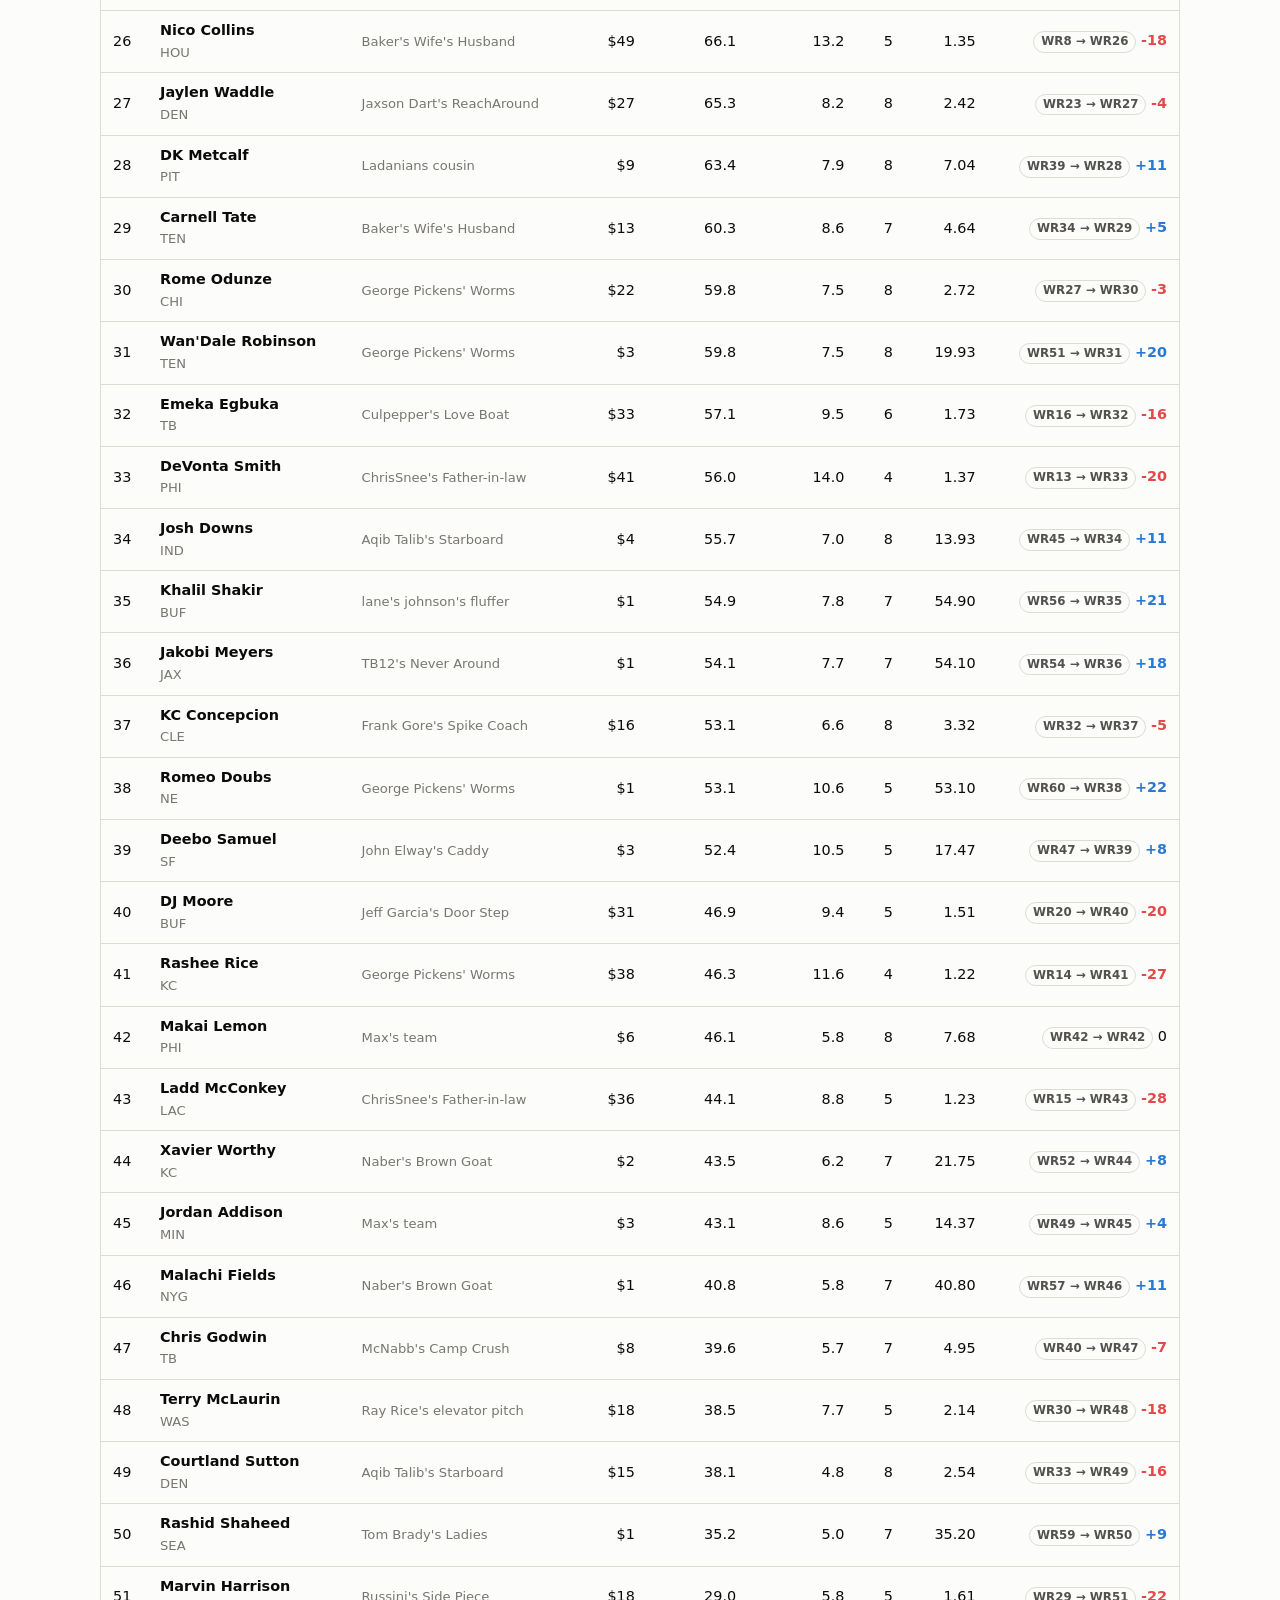
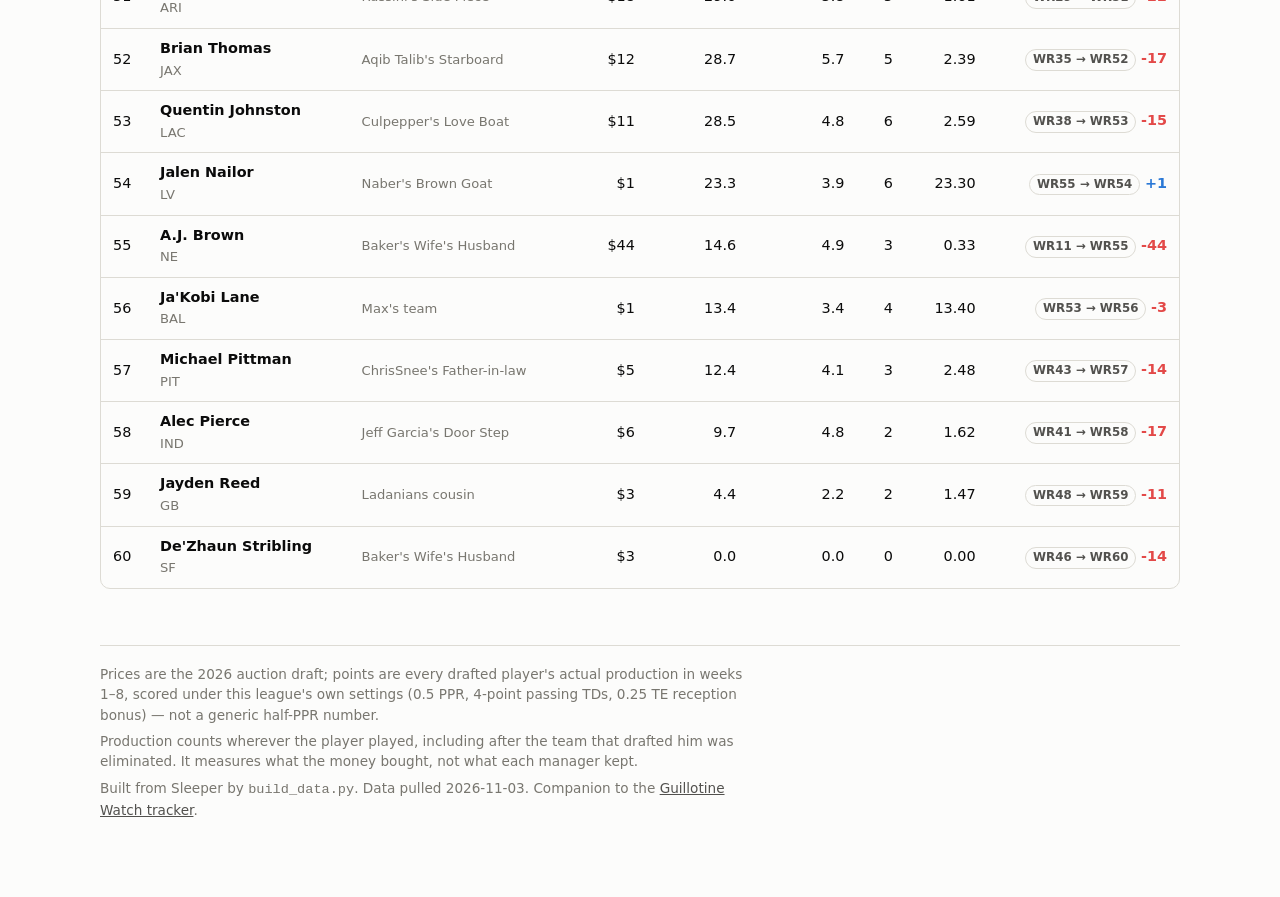
<file: wr.html>
<!doctype html>
<html lang="en">
<head>
<meta charset="utf-8">
<meta name="viewport" content="width=device-width, initial-scale=1">
<title>Wide receivers — Midseason draft review</title>
<meta name="description" content="Wide receiver draft value, ranked.">
<link rel="stylesheet" href="assets/style.css">
</head>
<body>
<div class="wrap"><div id="app"></div></div>
<div id="tip" role="status" aria-live="polite"></div>
<script src="data.js"></script>
<script src="assets/review.js"></script>
<script src="assets/pages.js"></script>
<script>renderPosition('WR');</script>
</body>
</html>
</file>
<file: assets/style.css>
/* Andrew's Acquaintances - midseason draft review.
   Colour roles come from the validated data-viz palette; light and dark are
   separately chosen steps from the same ramps, not a flip. */

:root {
  color-scheme: light;
  --surface-1: #fcfcfb;
  --surface-2: #f4f4f1;
  --surface-3: #eceae5;
  --line: #dddbd4;
  --text-primary: #0b0b0b;
  --text-secondary: #52514e;
  --text-muted: #78766f;

  --pos-qb: #2a78d6;   /* categorical slot 1, blue   */
  --pos-rb: #eb6834;   /* slot 2, orange             */
  --pos-wr: #1baf7a;   /* slot 3, aqua               */
  --pos-te: #eda100;   /* slot 4, yellow             */

  --div-pos: #2a78d6;  /* diverging: beat his price  */
  --div-neg: #e34948;  /* diverging: missed it       */
  --div-mid: #f0efec;
  /* Slot 7, violet: a single-series hue for charts that aren't about a
     position, so a bar never borrows a position's colour. 5.7:1 on this
     surface, 5.6:1 on the dark one. */
  --accent: #6250d6;

  --grid: #e6e4de;
  --ring: var(--surface-1);
}

@media (prefers-color-scheme: dark) {
  :root:where(:not([data-theme="light"])) {
    color-scheme: dark;
    --surface-1: #1a1a19;
    --surface-2: #232321;
    --surface-3: #2b2b28;
    --line: #3a3a36;
    --text-primary: #f0efec;
    --text-secondary: #c3c2b7;
    --text-muted: #96948a;

    --pos-qb: #3987e5;
    --pos-rb: #d95926;
    --pos-wr: #199e70;
    --pos-te: #c98500;

    --div-pos: #3987e5;
    --div-neg: #e66767;
    --div-mid: #383835;
    --accent: #9085e9;

    --grid: #302f2c;
  }
}
:root[data-theme="dark"] {
  color-scheme: dark;
  --surface-1: #1a1a19;
  --surface-2: #232321;
  --surface-3: #2b2b28;
  --line: #3a3a36;
  --text-primary: #f0efec;
  --text-secondary: #c3c2b7;
  --text-muted: #96948a;
  --pos-qb: #3987e5;
  --pos-rb: #d95926;
  --pos-wr: #199e70;
  --pos-te: #c98500;
  --div-pos: #3987e5;
  --div-neg: #e66767;
  --div-mid: #383835;
  --accent: #9085e9;
  --grid: #302f2c;
}

* { box-sizing: border-box; }

body {
  margin: 0;
  background: var(--surface-1);
  color: var(--text-primary);
  font-family: ui-sans-serif, system-ui, -apple-system, "Segoe UI", sans-serif;
  line-height: 1.5;
  -webkit-text-size-adjust: 100%;
}

.wrap { max-width: 1120px; margin: 0 auto; padding: 32px 20px 72px; }

header.page { border-bottom: 1px solid var(--line); padding-bottom: 20px; margin-bottom: 8px; }
.eyebrow {
  font-size: .78rem; letter-spacing: .08em; text-transform: uppercase;
  color: var(--text-muted); font-weight: 600; margin-bottom: 6px;
}
h1 { font-size: clamp(1.7rem, 4vw, 2.4rem); margin: 0 0 8px; letter-spacing: -.02em; line-height: 1.15; }
header.page p { margin: 0; color: var(--text-secondary); max-width: 68ch; }

nav.tabs { display: flex; flex-wrap: wrap; gap: 6px; margin: 20px 0 28px; }
nav.tabs a {
  display: inline-flex; align-items: center; gap: 7px;
  padding: 7px 14px; border-radius: 999px; text-decoration: none;
  border: 1px solid var(--line); color: var(--text-secondary);
  font-size: .9rem; font-weight: 500; background: var(--surface-1);
}
nav.tabs a:hover { color: var(--text-primary); border-color: var(--text-muted); }
nav.tabs a[aria-current="page"] {
  background: var(--text-primary); color: var(--surface-1); border-color: var(--text-primary);
  font-weight: 600;
}
nav.tabs .swatch { width: 9px; height: 9px; border-radius: 2px; flex: 0 0 auto; }

section { margin-top: 40px; }
h2 { font-size: 1.25rem; margin: 0 0 4px; letter-spacing: -.01em; }
.sub { color: var(--text-secondary); font-size: .92rem; margin: 0 0 18px; max-width: 72ch; }

/* --- stat tiles --- */
.tiles { display: grid; gap: 12px; grid-template-columns: repeat(auto-fit, minmax(190px, 1fr)); }
.tile {
  background: var(--surface-2); border: 1px solid var(--line);
  border-radius: 10px; padding: 16px 18px;
}
.tile .label { font-size: .78rem; text-transform: uppercase; letter-spacing: .06em; color: var(--text-muted); font-weight: 600; }
.tile .value { font-size: 1.9rem; font-weight: 650; letter-spacing: -.02em; margin-top: 4px; font-variant-numeric: tabular-nums; }
.tile .note { font-size: .85rem; color: var(--text-secondary); margin-top: 2px; }

/* --- charts --- */
.card {
  background: var(--surface-2); border: 1px solid var(--line);
  border-radius: 10px; padding: 18px 18px 10px;
}
.card h3 { margin: 0 0 2px; font-size: 1rem; }
.card .cap { margin: 0 0 10px; font-size: .86rem; color: var(--text-secondary); }
svg { display: block; width: 100%; height: auto; overflow: visible; }
.grid-line { stroke: var(--grid); stroke-width: 1; }
.axis-text { fill: var(--text-muted); font-size: 11px; }
.axis-title { fill: var(--text-secondary); font-size: 11.5px; font-weight: 600; }
.trend { stroke: var(--text-muted); stroke-width: 2; stroke-dasharray: 5 4; fill: none; opacity: .65; }
.mark { stroke: var(--ring); stroke-width: 2; cursor: pointer; }
.mark-label { fill: var(--text-secondary); font-size: 11px; }
/* Two across at most: three panels of ~250px shrank the axis type to about 4px. */
.facets { display: grid; gap: 12px; grid-template-columns: repeat(auto-fit, minmax(330px, 1fr)); }

.legend { display: flex; gap: 16px; flex-wrap: wrap; align-items: center; margin: 12px 2px 4px; font-size: .85rem; color: var(--text-secondary); }
.legend .sw { display: inline-block; width: 10px; height: 10px; border-radius: 2px; margin-right: 6px; vertical-align: -1px; }

/* --- table --- */
.tablewrap { overflow-x: auto; border: 1px solid var(--line); border-radius: 10px; }
table { border-collapse: collapse; width: 100%; font-size: .9rem; }
thead th {
  position: sticky; top: 0; background: var(--surface-3);
  text-align: right; padding: 9px 12px; font-size: .74rem; letter-spacing: .05em;
  text-transform: uppercase; color: var(--text-secondary); white-space: nowrap;
  border-bottom: 1px solid var(--line); cursor: pointer; user-select: none;
}
thead th:nth-child(-n+3) { text-align: left; }
thead th[aria-sort] { color: var(--text-primary); }
thead th .arrow { opacity: .5; font-size: .7rem; }
tbody td { padding: 9px 12px; text-align: right; border-bottom: 1px solid var(--line); font-variant-numeric: tabular-nums; white-space: nowrap; }
tbody td:nth-child(-n+3) { text-align: left; }
tbody tr:last-child td { border-bottom: none; }
tbody tr:hover { background: var(--surface-3); }
td .who { font-weight: 550; }
td .meta { color: var(--text-muted); font-size: .82rem; }
.delta-pos { color: var(--div-pos); font-weight: 600; }
.delta-neg { color: var(--div-neg); font-weight: 600; }
.chip {
  display: inline-block; padding: 1px 7px; border-radius: 999px;
  font-size: .74rem; font-weight: 650; border: 1px solid var(--line);
  color: var(--text-secondary); background: var(--surface-1);
}

/* --- tooltip --- */
#tip {
  position: fixed; z-index: 20; pointer-events: none; opacity: 0;
  transition: opacity .09s; max-width: 240px;
  background: var(--surface-3); border: 1px solid var(--line);
  border-radius: 8px; padding: 9px 11px; font-size: .85rem;
  box-shadow: 0 10px 30px rgba(0,0,0,.18);
}
#tip b { display: block; margin-bottom: 2px; }
#tip .row { color: var(--text-secondary); font-variant-numeric: tabular-nums; }

footer.page { margin-top: 56px; padding-top: 18px; border-top: 1px solid var(--line); color: var(--text-muted); font-size: .85rem; }
footer.page p { margin: 0 0 6px; max-width: 76ch; }
footer.page a { color: var(--text-secondary); }

@media (max-width: 620px) {
  .wrap { padding: 24px 14px 56px; }
  .tile .value { font-size: 1.6rem; }
}
</file>
